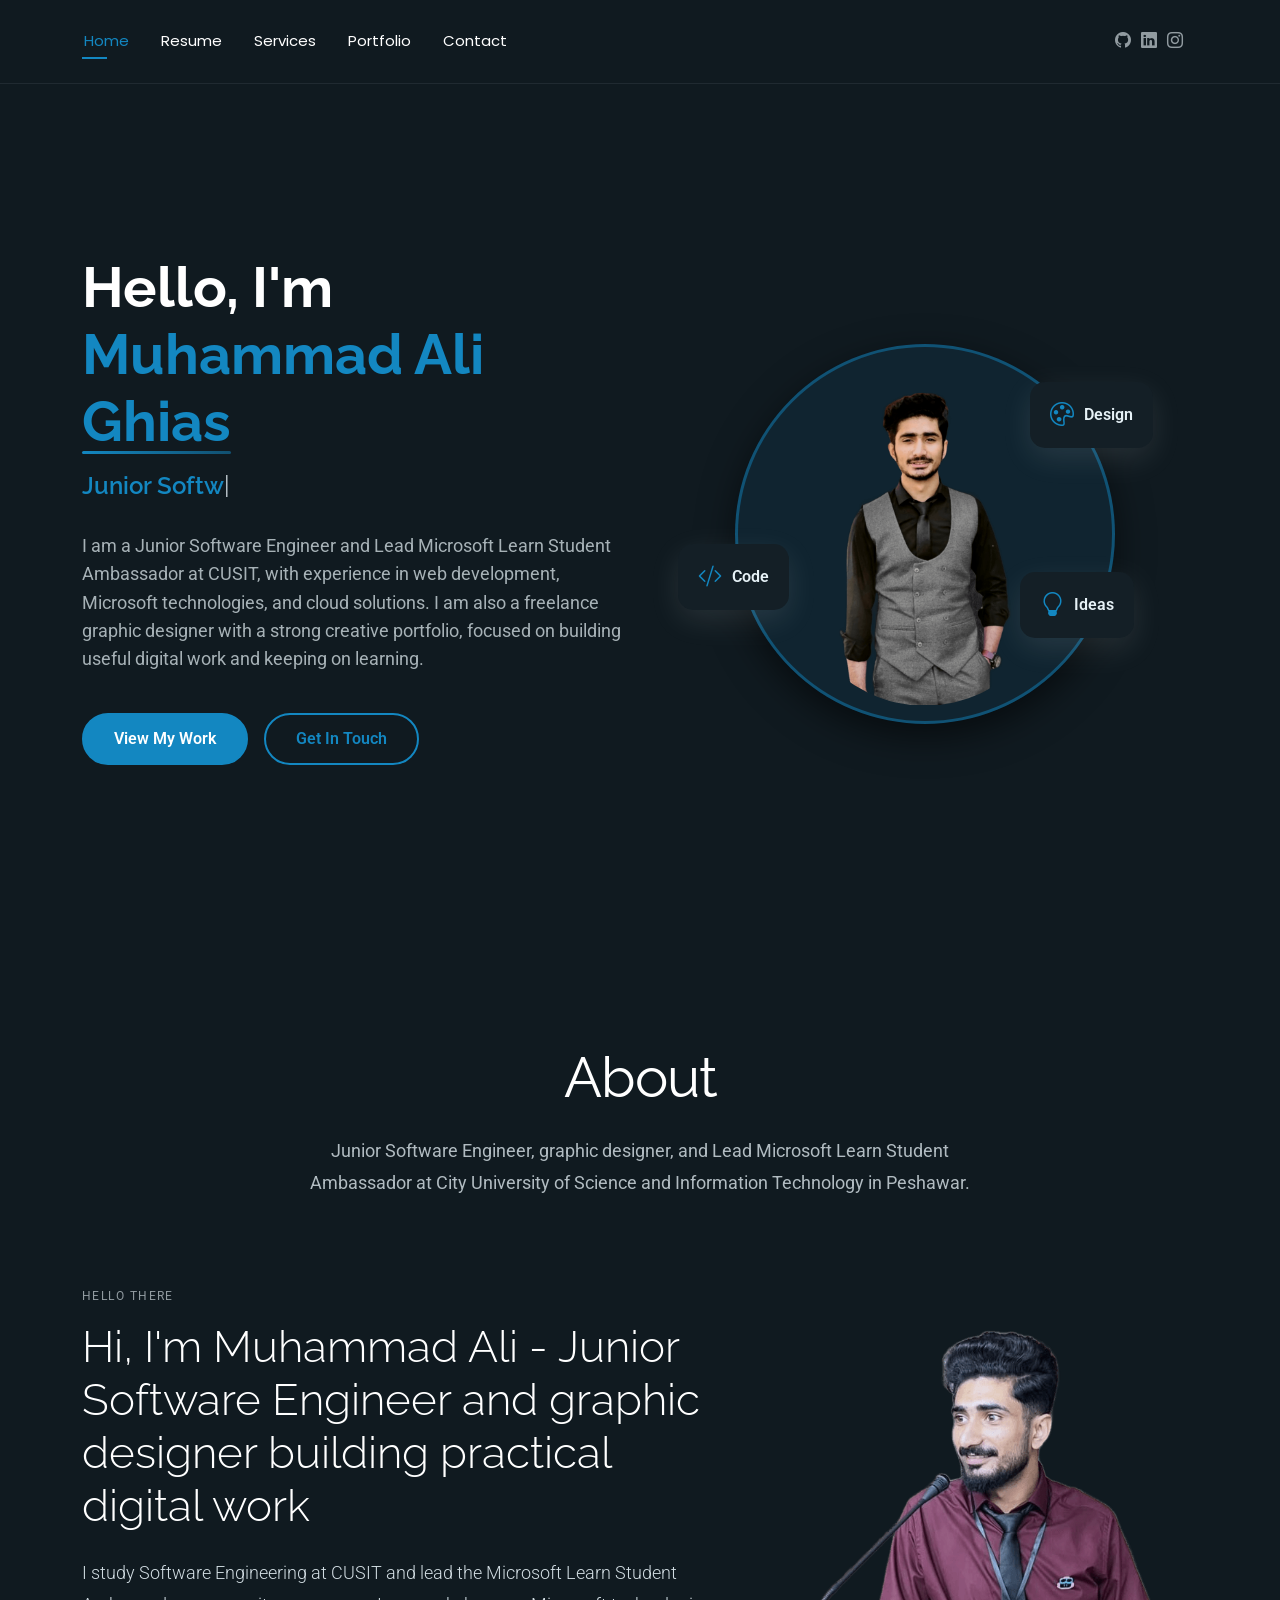
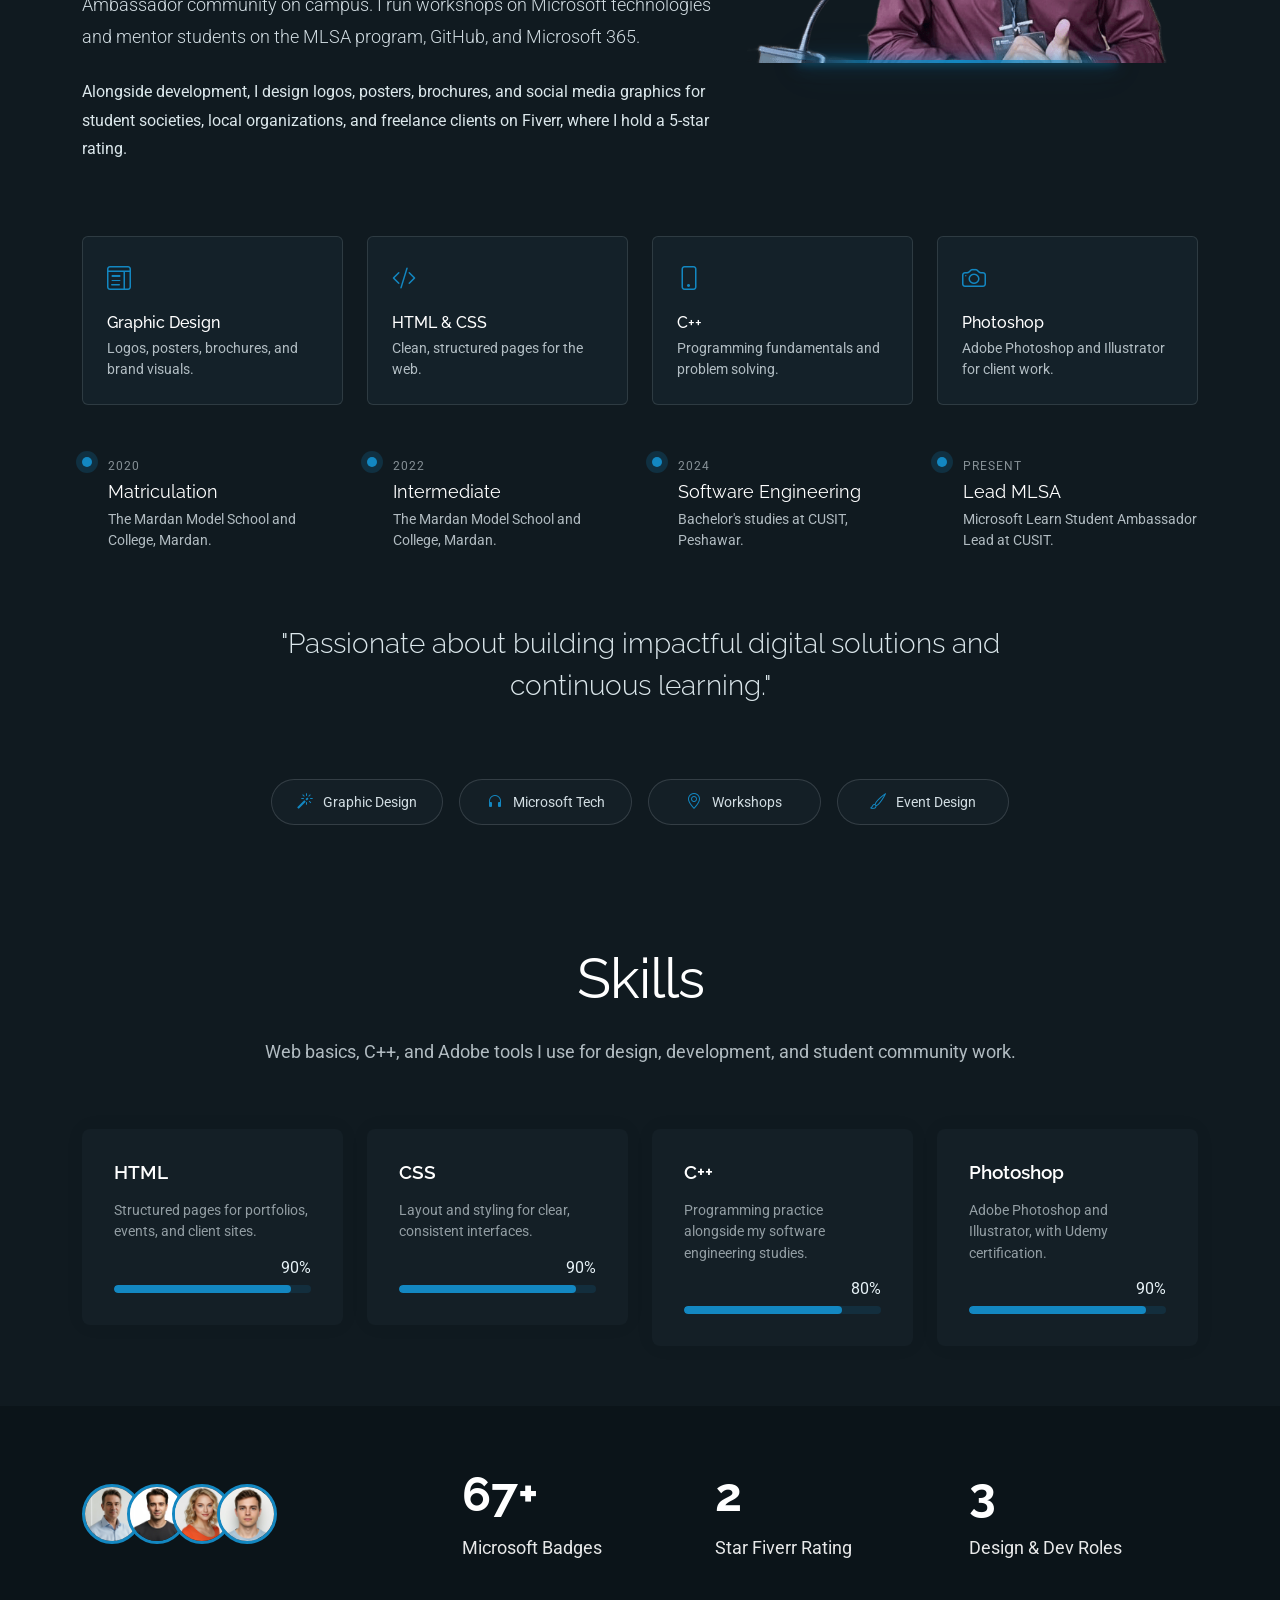
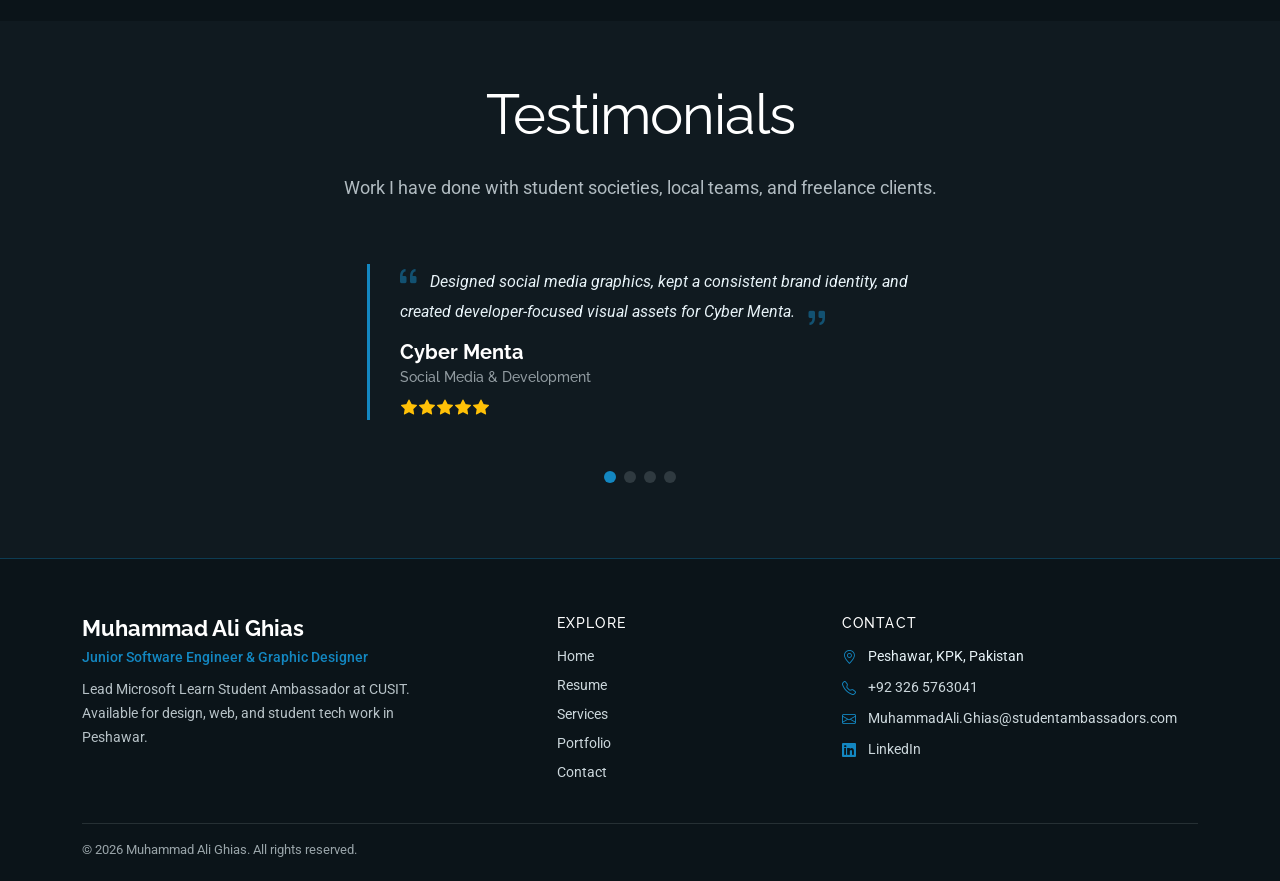
<file: index.html>
<!DOCTYPE html>
<html lang="en">

<head>
  <meta charset="utf-8">
  <meta content="width=device-width, initial-scale=1.0" name="viewport">
  <title>Muhammad Ali Ghias</title>
  <meta name="description" content="Portfolio of Muhammad Ali Ghias, Junior Software Engineer, Graphic Designer, and Lead Microsoft Learn Student Ambassador at CUSIT.">
  <meta name="keywords" content="">

  <!-- Favicons -->
  <link href="assets/img/favicon.png" rel="icon">
  <link href="assets/img/apple-touch-icon.png" rel="apple-touch-icon">

  <!-- Fonts -->
  <link href="https://fonts.googleapis.com" rel="preconnect">
  <link href="https://fonts.gstatic.com" rel="preconnect" crossorigin>
  <link href="https://fonts.googleapis.com/css2?family=Roboto:ital,wght@0,100;0,300;0,400;0,500;0,700;0,900;1,100;1,300;1,400;1,500;1,700;1,900&family=Poppins:ital,wght@0,100;0,200;0,300;0,400;0,500;0,600;0,700;0,800;0,900;1,100;1,200;1,300;1,400;1,500;1,600;1,700;1,800;1,900&family=Raleway:ital,wght@0,100;0,200;0,300;0,400;0,500;0,600;0,700;0,800;0,900;1,100;1,200;1,300;1,400;1,500;1,600;1,700;1,800;1,900&display=swap" rel="stylesheet">

  <!-- Vendor CSS Files -->
  <link href="assets/vendor/bootstrap/css/bootstrap.min.css" rel="stylesheet">
  <link href="assets/vendor/bootstrap-icons/bootstrap-icons.css" rel="stylesheet">
  <link href="assets/vendor/aos/aos.css" rel="stylesheet">
  <link href="assets/vendor/swiper/swiper-bundle.min.css" rel="stylesheet">
  <link href="assets/vendor/glightbox/css/glightbox.min.css" rel="stylesheet">

  <!-- Main CSS File -->
  <link href="assets/css/main.css" rel="stylesheet">

  <!-- =======================================================
  * Template Name: FolioOne
  * Template URL: https://bootstrapmade.com/folioone-bootstrap-portfolio-website-template/
  * Updated: Aug 23 2025 with Bootstrap v5.3.7
  * Author: BootstrapMade.com
  * License: https://bootstrapmade.com/license/
  ======================================================== -->
</head>

<body class="index-page">

  <header id="header" class="header d-flex align-items-center light-background sticky-top">
    <div class="container position-relative d-flex align-items-center justify-content-between">

      <!-- <a href="index.html" class="logo d-flex align-items-center me-auto me-xl-0">
      <img src="assets/img/logo.webp" alt="">
      <h1 class="sitename">FolioOne</h1> 
    </a> -->

      <nav id="navmenu" class="navmenu">
        <ul>
          <li><a href="index.html" class="active">Home</a></li>
          <li><a href="resume.html">Resume</a></li>
          <li><a href="services.html">Services</a></li>
          <li><a href="portfolio.html">Portfolio</a></li>
          <li><a href="contact.html">Contact</a></li>
        </ul>
        <i class="mobile-nav-toggle d-xl-none bi bi-list"></i>
      </nav>

      <div class="header-social-links">
        <a href="https://github.com/ali-ghiax" target="_blank" rel="noopener" aria-label="GitHub"><i class="bi bi-github"></i></a>
        <a href="https://www.linkedin.com/in/muhammad-ali-ghias/" target="_blank" rel="noopener" aria-label="LinkedIn"><i class="bi bi-linkedin"></i></a>
        <a href="https://www.instagram.com/ali_ghiax/" target="_blank" rel="noopener" aria-label="Instagram"><i class="bi bi-instagram"></i></a>
      </div>

    </div>
  </header>

  <main class="main">

    <!-- Hero Section -->
    <section id="hero" class="hero section">

      <div class="container" data-aos="fade-up" data-aos-delay="100">

        <div class="row gy-4 align-items-center">
          <div class="col-lg-6 order-2 order-lg-1">
            <div class="hero-content">
              <h1 data-aos="fade-up" data-aos-delay="200">Hello, I'm <span class="highlight">Muhammad Ali Ghias</span></h1>
              <h2 data-aos="fade-up" data-aos-delay="300"><span class="typed" data-typed-items="Junior Software Engineer, Graphic Designer, Web Developer, Microsoft Learn Student Ambassador"></span></h2>
              <p data-aos="fade-up" data-aos-delay="400">I am a Junior Software Engineer and Lead Microsoft Learn Student Ambassador at CUSIT, with experience in web development, Microsoft technologies, and cloud solutions. I am also a freelance graphic designer with a strong creative portfolio, focused on building useful digital work and keeping on learning.</p>
              <div class="hero-actions" data-aos="fade-up" data-aos-delay="500">
                <a href="portfolio.html" class="btn btn-primary">View My Work</a>
                <a href="contact.html" class="btn btn-outline">Get In Touch</a>
              </div>
            </div>
          </div>
          <div class="col-lg-6 order-1 order-lg-2">
            <div class="hero-image" data-aos="zoom-in" data-aos-delay="300">
              <div class="image-wrapper">
                <img src="assets/img/profile/muhammad-ali-ghias-hero.png" alt="Muhammad Ali Ghias" class="img-fluid">
                <div class="floating-elements">
                  <div class="floating-card design" data-aos="fade-left" data-aos-delay="700">
                    <i class="bi bi-palette"></i>
                    <span>Design</span>
                  </div>
                  <div class="floating-card code" data-aos="fade-right" data-aos-delay="800">
                    <i class="bi bi-code-slash"></i>
                    <span>Code</span>
                  </div>
                  <div class="floating-card creativity" data-aos="fade-up" data-aos-delay="900">
                    <i class="bi bi-lightbulb"></i>
                    <span>Ideas</span>
                  </div>
                </div>
              </div>
            </div>
          </div>
        </div>

      </div>

    </section><!-- /Hero Section -->

  </main>
  <div class="about-page">

  <main class="main">

    <!-- About Section -->
    <section id="about" class="about section">

      <!-- Section Title -->
      <div class="container section-title" data-aos="fade-up">
        <h2>About</h2>
        <p>Junior Software Engineer, graphic designer, and Lead Microsoft Learn Student Ambassador at City University of Science and Information Technology in Peshawar.</p>
      </div><br><!-- End Section Title -->

      <div class="container" data-aos="fade-up" data-aos-delay="100">

        <!-- Intro + Photo -->
        <div class="row align-items-center justify-content-between gy-5 mb-5">
          <div class="col-lg-7" data-aos="fade-right" data-aos-delay="150">
            <div class="intro-content">
              <span class="eyebrow">Hello there</span>
              <h2 class="headline">Hi, I'm Muhammad Ali - Junior Software Engineer and graphic designer building practical digital work</h2>
              <p class="lead">
                I study Software Engineering at CUSIT and lead the Microsoft Learn Student Ambassador community on campus. I run workshops on Microsoft technologies and mentor students on the MLSA program, GitHub, and Microsoft 365.
              </p>
              <p>
                Alongside development, I design logos, posters, brochures, and social media graphics for student societies, local organizations, and freelance clients on Fiverr, where I hold a 5-star rating.
              </p>
            </div>
          </div>

          <div class="col-lg-5" data-aos="zoom-in" data-aos-delay="250">
            <figure class="profile-figure text-center text-lg-end">
              <img src="assets/img/profile/muhammad-ali-ghias.png" alt="Portrait of Muhammad Ali Ghias" class="img-fluid profile-photo">
            </figure>
          </div>
        </div>
        <!-- End Intro + Photo -->

        <!-- Skills Grid -->
        <div class="mb-5">
          <div class="row g-4">
            <div class="col-6 col-md-4 col-lg-3" data-aos="fade-up" data-aos-delay="120">
              <div class="skill-item">
                <i class="bi bi-layout-text-window"></i>
                <h3>Graphic Design</h3>
                <p>Logos, posters, brochures, and brand visuals.</p>
              </div>
            </div>
            <div class="col-6 col-md-4 col-lg-3" data-aos="fade-up" data-aos-delay="180">
              <div class="skill-item">
                <i class="bi bi-code-slash"></i>
                <h3>HTML &amp; CSS</h3>
                <p>Clean, structured pages for the web.</p>
              </div>
            </div>
            <div class="col-6 col-md-4 col-lg-3" data-aos="fade-up" data-aos-delay="240">
              <div class="skill-item">
                <i class="bi bi-phone"></i>
                <h3>C++</h3>
                <p>Programming fundamentals and problem solving.</p>
              </div>
            </div>
            <div class="col-6 col-md-4 col-lg-3" data-aos="fade-up" data-aos-delay="300">
              <div class="skill-item">
                <i class="bi bi-camera"></i>
                <h3>Photoshop</h3>
                <p>Adobe Photoshop and Illustrator for client work.</p>
              </div>
            </div>
          </div>
        </div>
        <!-- End Skills Grid -->

        <!-- Journey Timeline -->
        <div class="mb-5">
          <div class="row g-4">
            <div class="col-md-6 col-lg-3" data-aos="fade-up" data-aos-delay="120">
              <article class="timeline-item">
                <span class="dot"></span>
                <time>2020</time>
                <h4>Matriculation</h4>
                <p>The Mardan Model School and College, Mardan.</p>
              </article>
            </div>
            <div class="col-md-6 col-lg-3" data-aos="fade-up" data-aos-delay="180">
              <article class="timeline-item">
                <span class="dot"></span>
                <time>2022</time>
                <h4>Intermediate</h4>
                <p>The Mardan Model School and College, Mardan.</p>
              </article>
            </div>
            <div class="col-md-6 col-lg-3" data-aos="fade-up" data-aos-delay="240">
              <article class="timeline-item">
                <span class="dot"></span>
                <time>2024</time>
                <h4>Software Engineering</h4>
                <p>Bachelor's studies at CUSIT, Peshawar.</p>
              </article>
            </div>
            <div class="col-md-6 col-lg-3" data-aos="fade-up" data-aos-delay="300">
              <article class="timeline-item">
                <span class="dot"></span>
                <time>Present</time>
                <h4>Lead MLSA</h4>
                <p>Microsoft Learn Student Ambassador Lead at CUSIT.</p>
              </article>
            </div>
          </div>
        </div>
        <!-- End Journey Timeline -->

        <!-- Quote -->
        <blockquote class="personal-quote text-center mb-5" data-aos="fade-down" data-aos-delay="200">
          <p>"Passionate about building impactful digital solutions and continuous learning."</p>
        </blockquote>
        <!-- End Quote -->

        <!-- Fun Facts -->
        <div class="row g-3 justify-content-center">
          <div class="col-6 col-md-3 col-lg-2" data-aos="zoom-in" data-aos-delay="120">
            <div class="fact-pill">
              <i class="bi bi-magic"></i>
              <span>Graphic Design</span>
            </div>
          </div>
          <div class="col-6 col-md-3 col-lg-2" data-aos="zoom-in" data-aos-delay="160">
            <div class="fact-pill">
              <i class="bi bi-headphones"></i>
              <span>Microsoft Tech</span>
            </div>
          </div>
          <div class="col-6 col-md-3 col-lg-2" data-aos="zoom-in" data-aos-delay="200">
            <div class="fact-pill">
              <i class="bi bi-geo-alt"></i>
              <span>Workshops</span>
            </div>
          </div>
          <div class="col-6 col-md-3 col-lg-2" data-aos="zoom-in" data-aos-delay="240">
            <div class="fact-pill">
              <i class="bi bi-brush"></i>
              <span>Event Design</span>
            </div>
          </div>
        </div>
        <!-- End Fun Facts -->

      </div>

    </section><!-- /About Section -->

    <!-- Skills Section -->
    <section id="skills" class="skills section">

      <!-- Section Title -->
      <div class="container section-title" data-aos="fade-up">
        <h2>Skills</h2>
        <p>Web basics, C++, and Adobe tools I use for design, development, and student community work.</p>
      </div><!-- End Section Title -->

      <div class="container" data-aos="fade-up" data-aos-delay="100">

        <div class="row g-4 skills-animation">

          <div class="col-md-6 col-lg-3" data-aos="fade-up" data-aos-delay="100">
            <div class="skill-box">
              <h3>HTML</h3>
              <p>Structured pages for portfolios, events, and client sites.</p>
              <span class="text-end d-block">90%</span>
              <div class="progress">
                <div class="progress-bar" role="progressbar" aria-valuenow="90" aria-valuemin="0" aria-valuemax="100"></div>
              </div>
            </div>
          </div>

          <div class="col-md-6 col-lg-3" data-aos="fade-up" data-aos-delay="200">
            <div class="skill-box">
              <h3>CSS</h3>
              <p>Layout and styling for clear, consistent interfaces.</p>
              <span class="text-end d-block">90%</span>
              <div class="progress">
                <div class="progress-bar" role="progressbar" aria-valuenow="90" aria-valuemin="0" aria-valuemax="100"></div>
              </div>
            </div>
          </div>

          <div class="col-md-6 col-lg-3" data-aos="fade-up" data-aos-delay="300">
            <div class="skill-box">
              <h3>C++</h3>
              <p>Programming practice alongside my software engineering studies.</p>
              <span class="text-end d-block">80%</span>
              <div class="progress">
                <div class="progress-bar" role="progressbar" aria-valuenow="80" aria-valuemin="0" aria-valuemax="100"></div>
              </div>
            </div>
          </div>

          <div class="col-md-6 col-lg-3" data-aos="fade-up" data-aos-delay="400">
            <div class="skill-box">
              <h3>Photoshop</h3>
              <p>Adobe Photoshop and Illustrator, with Udemy certification.</p>
              <span class="text-end d-block">90%</span>
              <div class="progress">
                <div class="progress-bar" role="progressbar" aria-valuenow="90" aria-valuemin="0" aria-valuemax="100">
                </div>
              </div>
            </div>
          </div>

        </div>

      </div>

    </section><!-- /Skills Section -->

    <!-- Stats Section -->
    <section id="stats" class="stats section dark-background">

      <div class="container" data-aos="fade-up" data-aos-delay="100">

        <div class="row align-items-center">
          <div class="col-lg-4" data-aos="fade-up" data-aos-delay="200">
            <div class="avatars d-flex align-items-center">
              <img src="assets/img/person/person-m-2.webp" alt="Avatar 1" class="rounded-circle" loading="lazy">
              <img src="assets/img/person/person-m-3.webp" alt="Avatar 2" class="rounded-circle" loading="lazy">
              <img src="assets/img/person/person-f-5.webp" alt="Avatar 3" class="rounded-circle" loading="lazy">
              <img src="assets/img/person/person-m-5.webp" alt="Avatar 4" class="rounded-circle" loading="lazy">
            </div>
          </div>

          <div class="col-lg-8">
            <div class="row counters">
              <div class="col-md-4" data-aos="fade-up" data-aos-delay="300">
                <h2><span data-purecounter-start="0" data-purecounter-end="160" data-purecounter-duration="1" class="purecounter"></span>+</h2>
                <p>Microsoft Badges</p>
              </div>

              <div class="col-md-4" data-aos="fade-up" data-aos-delay="400">
                <h2><span data-purecounter-start="0" data-purecounter-end="5" data-purecounter-duration="1" class="purecounter"></span></h2>
                <p>Star Fiverr Rating</p>
              </div>

              <div class="col-md-4" data-aos="fade-up" data-aos-delay="500">
                <h2><span data-purecounter-start="0" data-purecounter-end="7" data-purecounter-duration="1" class="purecounter"></span></h2>
                <p>Design &amp; Dev Roles</p>
              </div>
            </div>
          </div>
        </div>
      </div>

    </section><!-- /Stats Section -->

    <!-- Testimonials Section -->
    <section id="testimonials" class="testimonials section">

      <!-- Section Title -->
      <div class="container section-title" data-aos="fade-up">
        <h2>Testimonials</h2>
        <p>Work I have done with student societies, local teams, and freelance clients.</p>
      </div><!-- End Section Title -->

      <div class="container" data-aos="fade-up" data-aos-delay="100">

        <div class="swiper init-swiper">
          <script type="application/json" class="swiper-config">
            {
              "loop": true,
              "speed": 600,
              "autoplay": {
                "delay": 5000
              },
              "slidesPerView": "auto",
              "pagination": {
                "el": ".swiper-pagination",
                "type": "bullets",
                "clickable": true
              }
            }
          </script>
          <div class="swiper-wrapper">

            <div class="swiper-slide">
              <div class="testimonial-item">
                <div class="row gy-4 justify-content-center">
                  <div class="col-lg-6">
                    <div class="testimonial-content">
                      <p>
                        <i class="bi bi-quote quote-icon-left"></i>
                        <span>Designed social media graphics, kept a consistent brand identity, and created developer-focused visual assets for Cyber Menta.</span>
                        <i class="bi bi-quote quote-icon-right"></i>
                      </p>
                      <h3>Cyber Menta</h3>
                      <h4>Social Media &amp; Development</h4>
                      <div class="stars">
                        <i class="bi bi-star-fill"></i><i class="bi bi-star-fill"></i><i class="bi bi-star-fill"></i><i class="bi bi-star-fill"></i><i class="bi bi-star-fill"></i>
                      </div>
                    </div>
                  </div>
                </div>
              </div>
            </div><!-- End testimonial item -->

            <div class="swiper-slide">
              <div class="testimonial-item">
                <div class="row gy-4 justify-content-center">
                  <div class="col-lg-6">
                    <div class="testimonial-content">
                      <p>
                        <i class="bi bi-quote quote-icon-left"></i>
                        <span>Designed posters, banners, and social creatives for Student Life Center events, with consistent branding delivered alongside student teams.</span>
                        <i class="bi bi-quote quote-icon-right"></i>
                      </p>
                      <h3>SLC, CUSIT</h3>
                      <h4>Graphic Designer</h4>
                      <div class="stars">
                        <i class="bi bi-star-fill"></i><i class="bi bi-star-fill"></i><i class="bi bi-star-fill"></i><i class="bi bi-star-fill"></i><i class="bi bi-star-fill"></i>
                      </div>
                    </div>
                  </div>
                </div>
              </div>
            </div><!-- End testimonial item -->

            <div class="swiper-slide">
              <div class="testimonial-item">
                <div class="row gy-4 justify-content-center">
                  <div class="col-lg-6">
                    <div class="testimonial-content">
                      <p>
                        <i class="bi bi-quote quote-icon-left"></i>
                        <span>Led design for CUSIT E-Gaming Battle Zone, including logos, promotional materials, and social graphics for gaming events.</span>
                        <i class="bi bi-quote quote-icon-right"></i>
                      </p>
                      <h3>CGBZ, CUSIT</h3>
                      <h4>Designing Lead</h4>
                      <div class="stars">
                        <i class="bi bi-star-fill"></i><i class="bi bi-star-fill"></i><i class="bi bi-star-fill"></i><i class="bi bi-star-fill"></i><i class="bi bi-star-fill"></i>
                      </div>
                    </div>
                  </div>
                </div>
              </div>
            </div><!-- End testimonial item -->

            <div class="swiper-slide">
              <div class="testimonial-item">
                <div class="row gy-4 justify-content-center">
                  <div class="col-lg-6">
                    <div class="testimonial-content">
                      <p>
                        <i class="bi bi-quote quote-icon-left"></i>
                        <span>Freelance graphic design on Fiverr with a 5-star rating, covering logos, posters, brochures, business cards, and flyers.</span>
                        <i class="bi bi-quote quote-icon-right"></i>
                      </p>
                      <h3>Fiverr</h3>
                      <h4>Freelance Clients</h4>
                      <div class="stars">
                        <i class="bi bi-star-fill"></i><i class="bi bi-star-fill"></i><i class="bi bi-star-fill"></i><i class="bi bi-star-fill"></i><i class="bi bi-star-fill"></i>
                      </div>
                    </div>
                  </div>
                </div>
              </div>
            </div><!-- End testimonial item -->

          </div>
          <div class="swiper-pagination"></div>
        </div>

      </div>

    </section><!-- /Testimonials Section -->

  </main>

  <footer id="footer" class="footer">
    <div class="container">
      <div class="row gy-4">
        <div class="col-lg-5">
          <h3 class="footer-name">Muhammad Ali Ghias</h3>
          <p class="footer-role">Junior Software Engineer &amp; Graphic Designer</p>
          <p class="footer-note">Lead Microsoft Learn Student Ambassador at CUSIT. Available for design, web, and student tech work in Peshawar.</p>
        </div>
        <div class="col-lg-3">
          <h4>Explore</h4>
          <ul class="footer-links">
            <li><a href="index.html">Home</a></li>
            <li><a href="resume.html">Resume</a></li>
            <li><a href="services.html">Services</a></li>
            <li><a href="portfolio.html">Portfolio</a></li>
            <li><a href="contact.html">Contact</a></li>
          </ul>
        </div>
        <div class="col-lg-4">
          <h4>Contact</h4>
          <ul class="footer-contact">
            <li><i class="bi bi-geo-alt"></i>Peshawar, KPK, Pakistan</li>
            <li><i class="bi bi-telephone"></i><a href="tel:+923265763041">+92 326 5763041</a></li>
            <li><i class="bi bi-envelope"></i><a href="mailto:MuhammadAli.Ghias@studentambassadors.com">MuhammadAli.Ghias@studentambassadors.com</a></li>
            <li><i class="bi bi-linkedin"></i><a href="https://www.linkedin.com/in/muhammad-ali-ghias/" target="_blank" rel="noopener">LinkedIn</a></li>
          </ul>
        </div>
      </div>
      <div class="footer-bottom">
        <p>&copy; 2026 Muhammad Ali Ghias. All rights reserved.</p>
      </div>
    </div>
  </footer>

  <!-- Scroll Top -->
  <a href="#" id="scroll-top" class="scroll-top d-flex align-items-center justify-content-center"><i class="bi bi-arrow-up-short"></i></a>

  <!-- Preloader -->
  <div id="preloader"></div>

  <!-- Vendor JS Files -->
  <script src="assets/vendor/bootstrap/js/bootstrap.bundle.min.js"></script>
  <script src="assets/vendor/php-email-form/validate.js"></script>
  <script src="assets/vendor/aos/aos.js"></script>
  <script src="assets/vendor/typed.js/typed.umd.js"></script>
  <script src="assets/vendor/waypoints/noframework.waypoints.js"></script>
  <script src="assets/vendor/purecounter/purecounter_vanilla.js"></script>
  <script src="assets/vendor/swiper/swiper-bundle.min.js"></script>
  <script src="assets/vendor/imagesloaded/imagesloaded.pkgd.min.js"></script>
  <script src="assets/vendor/isotope-layout/isotope.pkgd.min.js"></script>
  <script src="assets/vendor/glightbox/js/glightbox.min.js"></script>

  <!-- Main JS File -->
  <script src="assets/js/main.js"></script>

  </div>

</body>

</html>
</file>
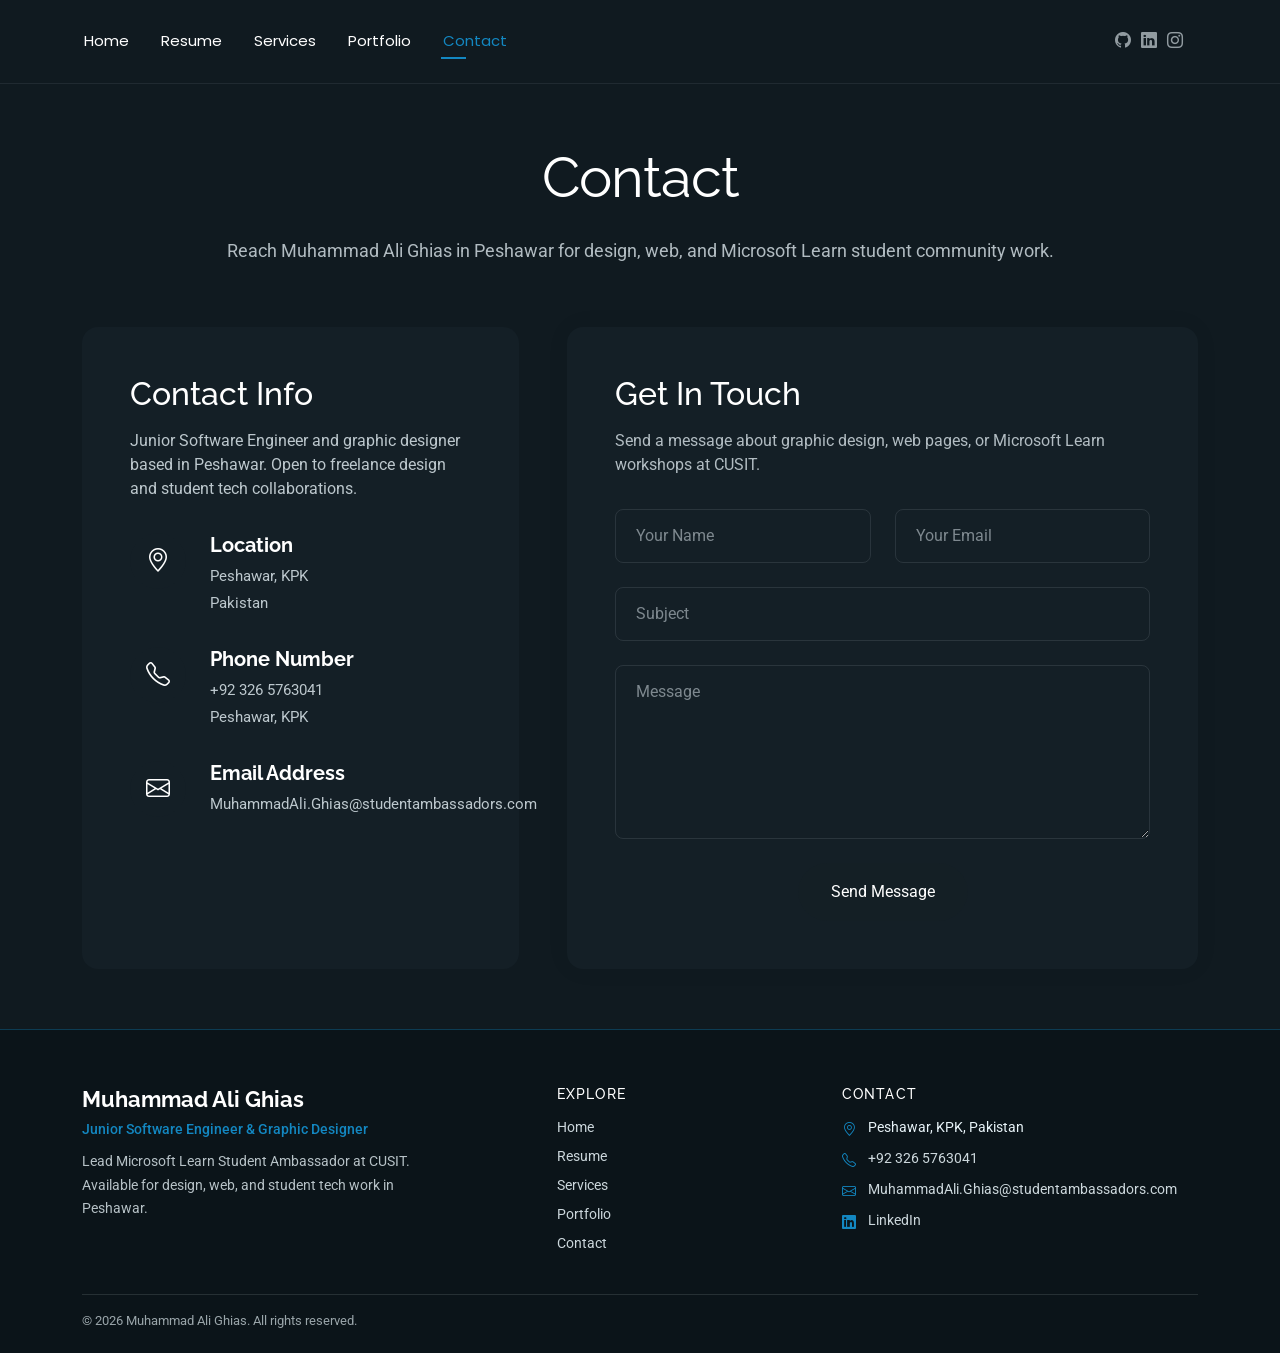
<file: contact.html>
<!DOCTYPE html>
<html lang="en">

<head>
  <meta charset="utf-8">
  <meta content="width=device-width, initial-scale=1.0" name="viewport">
  <title>Contact - Muhammad Ali Ghias</title>
  <meta name="description" content="">
  <meta name="keywords" content="">

  <!-- Favicons -->
  <link href="assets/img/favicon.png" rel="icon">
  <link href="assets/img/apple-touch-icon.png" rel="apple-touch-icon">

  <!-- Fonts -->
  <link href="https://fonts.googleapis.com" rel="preconnect">
  <link href="https://fonts.gstatic.com" rel="preconnect" crossorigin>
  <link href="https://fonts.googleapis.com/css2?family=Roboto:ital,wght@0,100;0,300;0,400;0,500;0,700;0,900;1,100;1,300;1,400;1,500;1,700;1,900&family=Poppins:ital,wght@0,100;0,200;0,300;0,400;0,500;0,600;0,700;0,800;0,900;1,100;1,200;1,300;1,400;1,500;1,600;1,700;1,800;1,900&family=Raleway:ital,wght@0,100;0,200;0,300;0,400;0,500;0,600;0,700;0,800;0,900;1,100;1,200;1,300;1,400;1,500;1,600;1,700;1,800;1,900&display=swap" rel="stylesheet">

  <!-- Vendor CSS Files -->
  <link href="assets/vendor/bootstrap/css/bootstrap.min.css" rel="stylesheet">
  <link href="assets/vendor/bootstrap-icons/bootstrap-icons.css" rel="stylesheet">
  <link href="assets/vendor/aos/aos.css" rel="stylesheet">
  <link href="assets/vendor/swiper/swiper-bundle.min.css" rel="stylesheet">
  <link href="assets/vendor/glightbox/css/glightbox.min.css" rel="stylesheet">

  <!-- Main CSS File -->
  <link href="assets/css/main.css" rel="stylesheet">

  <!-- =======================================================
  * Template Name: FolioOne
  * Template URL: https://bootstrapmade.com/folioone-bootstrap-portfolio-website-template/
  * Updated: Aug 23 2025 with Bootstrap v5.3.7
  * Author: BootstrapMade.com
  * License: https://bootstrapmade.com/license/
  ======================================================== -->
</head>

<body class="contact-page">

  <header id="header" class="header d-flex align-items-center light-background sticky-top">
    <div class="container position-relative d-flex align-items-center justify-content-between">

      <!-- <a href="index.html" class="logo d-flex align-items-center me-auto me-xl-0">
      <img src="assets/img/logo.webp" alt="">
      <h1 class="sitename">FolioOne</h1> 
    </a> -->

      <nav id="navmenu" class="navmenu">
        <ul>
          <li><a href="index.html">Home</a></li>
          <li><a href="resume.html">Resume</a></li>
          <li><a href="services.html">Services</a></li>
          <li><a href="portfolio.html">Portfolio</a></li>
          <li><a href="contact.html" class="active">Contact</a></li>
        </ul>
        <i class="mobile-nav-toggle d-xl-none bi bi-list"></i>
      </nav>

      <div class="header-social-links">
        <a href="https://github.com/ali-ghiax" target="_blank" rel="noopener" aria-label="GitHub"><i class="bi bi-github"></i></a>
        <a href="https://www.linkedin.com/in/muhammad-ali-ghias/" target="_blank" rel="noopener" aria-label="LinkedIn"><i class="bi bi-linkedin"></i></a>
        <a href="https://www.instagram.com/ali_ghiax/" target="_blank" rel="noopener" aria-label="Instagram"><i class="bi bi-instagram"></i></a>
      </div>

    </div>
  </header>

  <main class="main">

    <!-- Contact Section -->
    <section id="contact" class="contact section">

      <!-- Section Title -->
      <div class="container section-title" data-aos="fade-up">
        <h2>Contact</h2>
        <p>Reach Muhammad Ali Ghias in Peshawar for design, web, and Microsoft Learn student community work.</p>
      </div><!-- End Section Title -->

      <div class="container" data-aos="fade-up" data-aos-delay="100">

        <div class="row g-4 g-lg-5">
          <div class="col-lg-5">
            <div class="info-box" data-aos="fade-up" data-aos-delay="200">
              <h3>Contact Info</h3>
              <p>Junior Software Engineer and graphic designer based in Peshawar. Open to freelance design and student tech collaborations.</p>

              <div class="info-item" data-aos="fade-up" data-aos-delay="300">
                <div class="icon-box">
                  <i class="bi bi-geo-alt"></i>
                </div>
                <div class="content">
                  <h4>Location</h4>
                  <p>Peshawar, KPK</p>
                  <p>Pakistan</p>
                </div>
              </div>

              <div class="info-item" data-aos="fade-up" data-aos-delay="400">
                <div class="icon-box">
                  <i class="bi bi-telephone"></i>
                </div>
                <div class="content">
                  <h4>Phone Number</h4>
                  <p>+92 326 5763041</p>
                  <p>Peshawar, KPK</p>
                </div>
              </div>

              <div class="info-item" data-aos="fade-up" data-aos-delay="500">
                <div class="icon-box">
                  <i class="bi bi-envelope"></i>
                </div>
                <div class="content">
                  <h4>Email Address</h4>
                  <p>MuhammadAli.Ghias@studentambassadors.com</p>
                </div>
              </div>
            </div>
          </div>

          <div class="col-lg-7">
            <div class="contact-form" data-aos="fade-up" data-aos-delay="300">
              <h3>Get In Touch</h3>
              <p>Send a message about graphic design, web pages, or Microsoft Learn workshops at CUSIT.</p>

              <form action="forms/contact.php" method="post" class="php-email-form" data-aos="fade-up" data-aos-delay="200">
                <div class="row gy-4">

                  <div class="col-md-6">
                    <input type="text" name="name" class="form-control" placeholder="Your Name" required="">
                  </div>

                  <div class="col-md-6 ">
                    <input type="email" class="form-control" name="email" placeholder="Your Email" required="">
                  </div>

                  <div class="col-12">
                    <input type="text" class="form-control" name="subject" placeholder="Subject" required="">
                  </div>

                  <div class="col-12">
                    <textarea class="form-control" name="message" rows="6" placeholder="Message" required=""></textarea>
                  </div>

                  <div class="col-12 text-center">
                    <div class="loading">Loading</div>
                    <div class="error-message"></div>
                    <div class="sent-message">Your message has been sent. Thank you!</div>

                    <button type="submit" class="btn">Send Message</button>
                  </div>

                </div>
              </form>

            </div>
          </div>

        </div>

      </div>

    </section><!-- /Contact Section -->

  </main>

  <footer id="footer" class="footer">
    <div class="container">
      <div class="row gy-4">
        <div class="col-lg-5">
          <h3 class="footer-name">Muhammad Ali Ghias</h3>
          <p class="footer-role">Junior Software Engineer &amp; Graphic Designer</p>
          <p class="footer-note">Lead Microsoft Learn Student Ambassador at CUSIT. Available for design, web, and student tech work in Peshawar.</p>
        </div>
        <div class="col-lg-3">
          <h4>Explore</h4>
          <ul class="footer-links">
            <li><a href="index.html">Home</a></li>
            <li><a href="resume.html">Resume</a></li>
            <li><a href="services.html">Services</a></li>
            <li><a href="portfolio.html">Portfolio</a></li>
            <li><a href="contact.html">Contact</a></li>
          </ul>
        </div>
        <div class="col-lg-4">
          <h4>Contact</h4>
          <ul class="footer-contact">
            <li><i class="bi bi-geo-alt"></i>Peshawar, KPK, Pakistan</li>
            <li><i class="bi bi-telephone"></i><a href="tel:+923265763041">+92 326 5763041</a></li>
            <li><i class="bi bi-envelope"></i><a href="mailto:MuhammadAli.Ghias@studentambassadors.com">MuhammadAli.Ghias@studentambassadors.com</a></li>
            <li><i class="bi bi-linkedin"></i><a href="https://www.linkedin.com/in/muhammad-ali-ghias/" target="_blank" rel="noopener">LinkedIn</a></li>
          </ul>
        </div>
      </div>
      <div class="footer-bottom">
        <p>&copy; 2026 Muhammad Ali Ghias. All rights reserved.</p>
      </div>
    </div>
  </footer>

  <!-- Scroll Top -->
  <a href="#" id="scroll-top" class="scroll-top d-flex align-items-center justify-content-center"><i class="bi bi-arrow-up-short"></i></a>

  <!-- Preloader -->
  <div id="preloader"></div>

  <!-- Vendor JS Files -->
  <script src="assets/vendor/bootstrap/js/bootstrap.bundle.min.js"></script>
  <script src="assets/vendor/php-email-form/validate.js"></script>
  <script src="assets/vendor/aos/aos.js"></script>
  <script src="assets/vendor/typed.js/typed.umd.js"></script>
  <script src="assets/vendor/waypoints/noframework.waypoints.js"></script>
  <script src="assets/vendor/purecounter/purecounter_vanilla.js"></script>
  <script src="assets/vendor/swiper/swiper-bundle.min.js"></script>
  <script src="assets/vendor/imagesloaded/imagesloaded.pkgd.min.js"></script>
  <script src="assets/vendor/isotope-layout/isotope.pkgd.min.js"></script>
  <script src="assets/vendor/glightbox/js/glightbox.min.js"></script>

  <!-- Main JS File -->
  <script src="assets/js/main.js"></script>

</body>

</html>
</file>
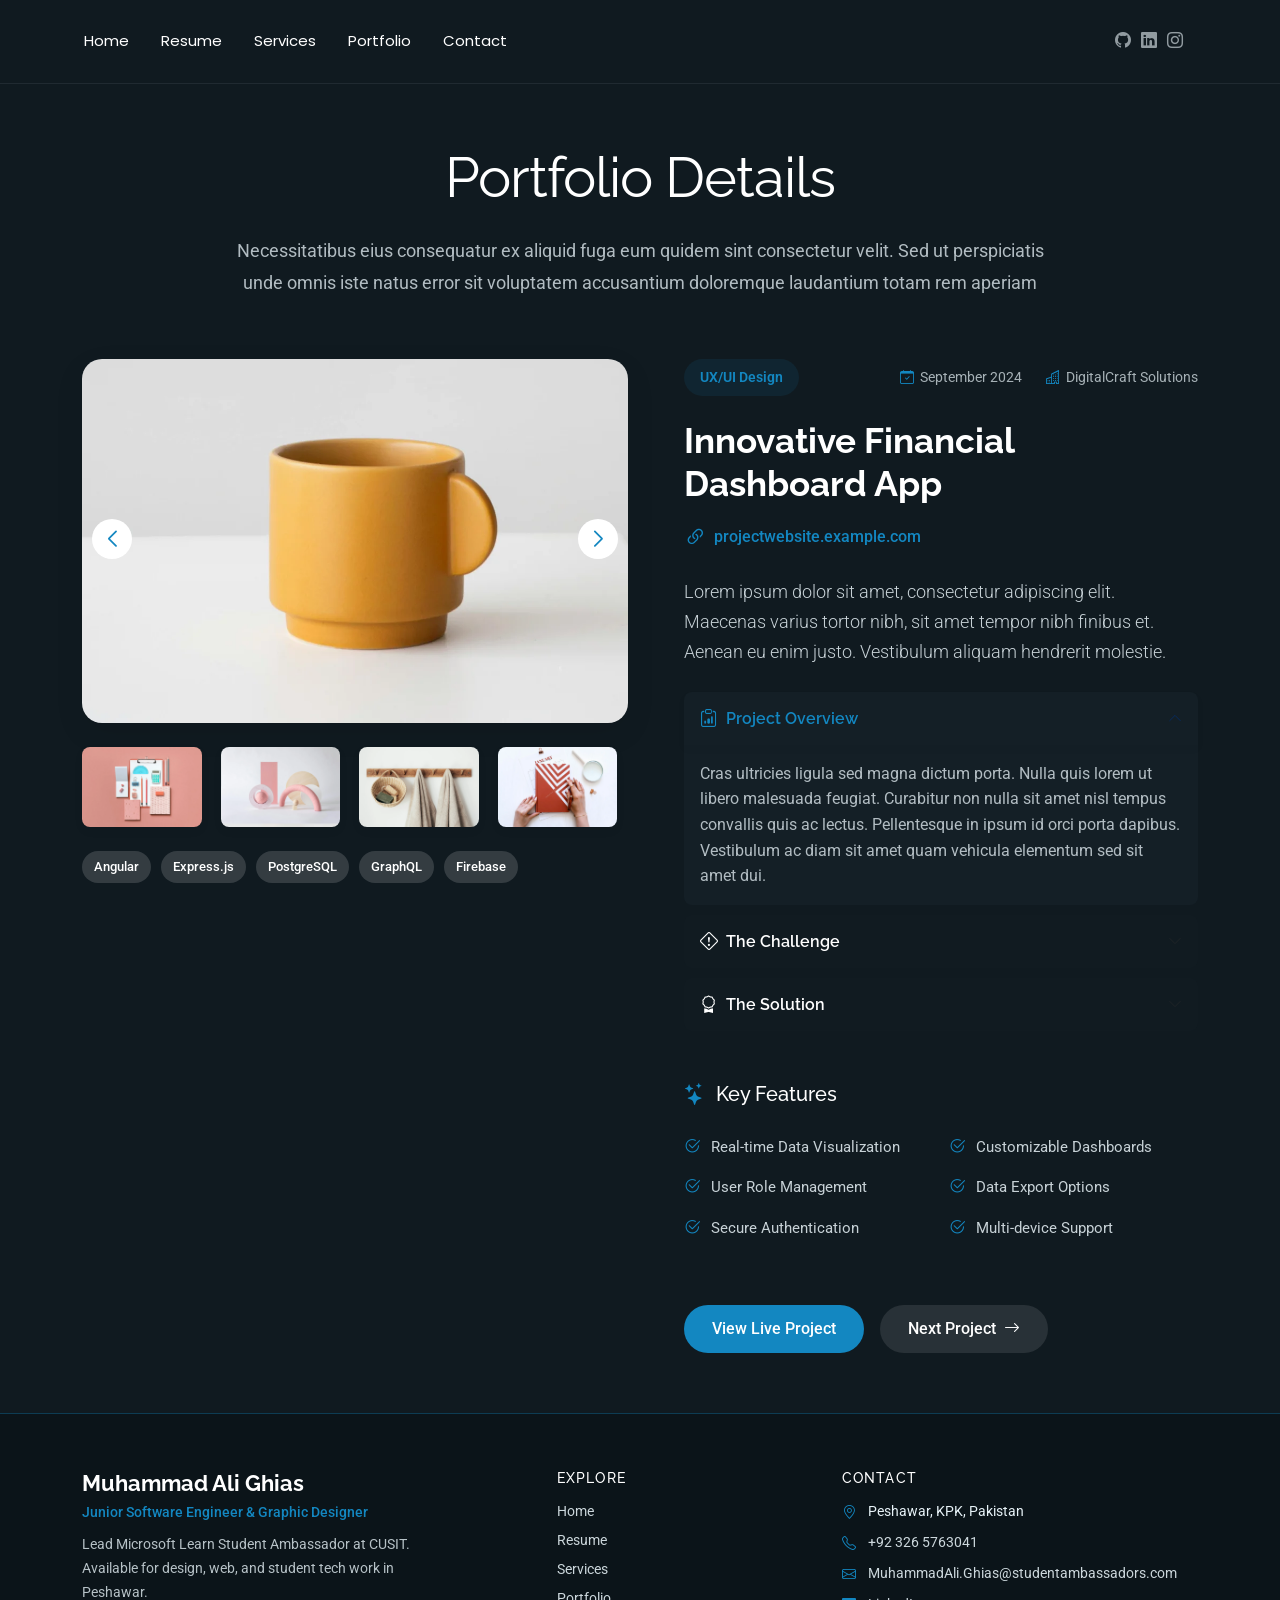
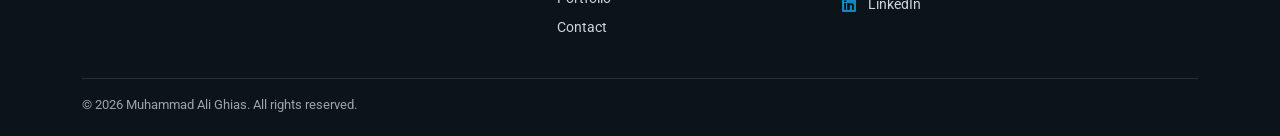
<file: portfolio-details.html>
<!DOCTYPE html>
<html lang="en">

<head>
  <meta charset="utf-8">
  <meta content="width=device-width, initial-scale=1.0" name="viewport">
  <title>Portfolio Details - Muhammad Ali Ghias</title>
  <meta name="description" content="">
  <meta name="keywords" content="">

  <!-- Favicons -->
  <link href="assets/img/favicon.png" rel="icon">
  <link href="assets/img/apple-touch-icon.png" rel="apple-touch-icon">

  <!-- Fonts -->
  <link href="https://fonts.googleapis.com" rel="preconnect">
  <link href="https://fonts.gstatic.com" rel="preconnect" crossorigin>
  <link href="https://fonts.googleapis.com/css2?family=Roboto:ital,wght@0,100;0,300;0,400;0,500;0,700;0,900;1,100;1,300;1,400;1,500;1,700;1,900&family=Poppins:ital,wght@0,100;0,200;0,300;0,400;0,500;0,600;0,700;0,800;0,900;1,100;1,200;1,300;1,400;1,500;1,600;1,700;1,800;1,900&family=Raleway:ital,wght@0,100;0,200;0,300;0,400;0,500;0,600;0,700;0,800;0,900;1,100;1,200;1,300;1,400;1,500;1,600;1,700;1,800;1,900&display=swap" rel="stylesheet">

  <!-- Vendor CSS Files -->
  <link href="assets/vendor/bootstrap/css/bootstrap.min.css" rel="stylesheet">
  <link href="assets/vendor/bootstrap-icons/bootstrap-icons.css" rel="stylesheet">
  <link href="assets/vendor/aos/aos.css" rel="stylesheet">
  <link href="assets/vendor/swiper/swiper-bundle.min.css" rel="stylesheet">
  <link href="assets/vendor/glightbox/css/glightbox.min.css" rel="stylesheet">

  <!-- Main CSS File -->
  <link href="assets/css/main.css" rel="stylesheet">

  <!-- =======================================================
  * Template Name: FolioOne
  * Template URL: https://bootstrapmade.com/folioone-bootstrap-portfolio-website-template/
  * Updated: Aug 23 2025 with Bootstrap v5.3.7
  * Author: BootstrapMade.com
  * License: https://bootstrapmade.com/license/
  ======================================================== -->
</head>

<body class="portfolio-details-page">

  <header id="header" class="header d-flex align-items-center light-background sticky-top">
    <div class="container position-relative d-flex align-items-center justify-content-between">

      <!-- <a href="index.html" class="logo d-flex align-items-center me-auto me-xl-0">
      <img src="assets/img/logo.webp" alt="">
      <h1 class="sitename">FolioOne</h1> 
    </a> -->

      <nav id="navmenu" class="navmenu">
        <ul>
          <li><a href="index.html">Home</a></li>
          <li><a href="resume.html">Resume</a></li>
          <li><a href="services.html">Services</a></li>
          <li><a href="portfolio.html">Portfolio</a></li>
          <li><a href="contact.html">Contact</a></li>
        </ul>
        <i class="mobile-nav-toggle d-xl-none bi bi-list"></i>
      </nav>

      <div class="header-social-links">
        <a href="https://github.com/ali-ghiax" target="_blank" rel="noopener" aria-label="GitHub"><i class="bi bi-github"></i></a>
        <a href="https://www.linkedin.com/in/muhammad-ali-ghias/" target="_blank" rel="noopener" aria-label="LinkedIn"><i class="bi bi-linkedin"></i></a>
        <a href="https://www.instagram.com/ali_ghiax/" target="_blank" rel="noopener" aria-label="Instagram"><i class="bi bi-instagram"></i></a>
      </div>

    </div>
  </header>

  <main class="main">

    <!-- Portfolio Details Section -->
    <section id="portfolio-details" class="portfolio-details section">

      <!-- Section Title -->
      <div class="container section-title" data-aos="fade-up">
        <h2>Portfolio Details</h2>
        <p>Necessitatibus eius consequatur ex aliquid fuga eum quidem sint consectetur velit. Sed ut perspiciatis unde omnis iste natus error sit voluptatem accusantium doloremque laudantium totam rem aperiam</p>
      </div><!-- End Section Title -->

      <div class="container" data-aos="fade-up" data-aos-delay="100">

        <div class="row gy-4">
          <div class="col-lg-6" data-aos="fade-right">
            <div class="portfolio-details-media">
              <div class="main-image">
                <div class="portfolio-details-slider swiper init-swiper" data-aos="zoom-in">
                  <script type="application/json" class="swiper-config">
                    {
                      "loop": true,
                      "speed": 1000,
                      "autoplay": {
                        "delay": 6000
                      },
                      "effect": "creative",
                      "creativeEffect": {
                        "prev": {
                          "shadow": true,
                          "translate": [0, 0, -400]
                        },
                        "next": {
                          "translate": ["100%", 0, 0]
                        }
                      },
                      "slidesPerView": 1,
                      "navigation": {
                        "nextEl": ".swiper-button-next",
                        "prevEl": ".swiper-button-prev"
                      }
                    }
                  </script>
                  <div class="swiper-wrapper">
                    <div class="swiper-slide">
                      <img src="assets/img/portfolio/portfolio-5.webp" alt="Portfolio Image" class="img-fluid">
                    </div>
                    <div class="swiper-slide">
                      <img src="assets/img/portfolio/portfolio-7.webp" alt="Portfolio Image" class="img-fluid">
                    </div>
                    <div class="swiper-slide">
                      <img src="assets/img/portfolio/portfolio-8.webp" alt="Portfolio Image" class="img-fluid">
                    </div>
                  </div>
                  <div class="swiper-button-prev"></div>
                  <div class="swiper-button-next"></div>
                </div>
              </div>

              <div class="thumbnail-grid" data-aos="fade-up" data-aos-delay="200">
                <div class="row g-2 mt-3">
                  <div class="col-3">
                    <img src="assets/img/portfolio/portfolio-4.webp" alt="Gallery Image" class="img-fluid glightbox">
                  </div>
                  <div class="col-3">
                    <img src="assets/img/portfolio/portfolio-6.webp" alt="Gallery Image" class="img-fluid glightbox">
                  </div>
                  <div class="col-3">
                    <img src="assets/img/portfolio/portfolio-11.webp" alt="Gallery Image" class="img-fluid glightbox">
                  </div>
                  <div class="col-3">
                    <img src="assets/img/portfolio/portfolio-12.webp" alt="Gallery Image" class="img-fluid glightbox">
                  </div>
                </div>
              </div>

              <div class="tech-stack-badges" data-aos="fade-up" data-aos-delay="300">
                <span>Angular</span>
                <span>Express.js</span>
                <span>PostgreSQL</span>
                <span>GraphQL</span>
                <span>Firebase</span>
              </div>
            </div>
          </div>

          <div class="col-lg-6" data-aos="fade-left">
            <div class="portfolio-details-content">
              <div class="project-meta">
                <div class="badge-wrapper">
                  <span class="project-badge">UX/UI Design</span>
                </div>
                <div class="date-client">
                  <div class="meta-item">
                    <i class="bi bi-calendar-check"></i>
                    <span>September 2024</span>
                  </div>
                  <div class="meta-item">
                    <i class="bi bi-buildings"></i>
                    <span>DigitalCraft Solutions</span>
                  </div>
                </div>
              </div>

              <h2 class="project-title">Innovative Financial Dashboard App</h2>

              <div class="project-website">
                <i class="bi bi-link-45deg"></i>
                <a href="#" target="_blank">projectwebsite.example.com</a>
              </div>

              <div class="project-overview">
                <p class="lead">
                  Lorem ipsum dolor sit amet, consectetur adipiscing elit. Maecenas varius tortor nibh, sit amet tempor nibh finibus et. Aenean eu enim justo. Vestibulum aliquam hendrerit molestie.
                </p>

                <div class="accordion project-accordion" id="portfolio-details-projectAccordion">
                  <div class="accordion-item" data-aos="fade-up">
                    <h2 class="accordion-header">
                      <button class="accordion-button" type="button" data-bs-toggle="collapse" data-bs-target="#portfolio-details-collapse-1" aria-expanded="true" aria-controls="collapseOne">
                        <i class="bi bi-clipboard-data me-2"></i> Project Overview
                      </button>
                    </h2>
                    <div id="portfolio-details-collapse-1" class="accordion-collapse collapse show" data-bs-parent="#portfolio-details-projectAccordion">
                      <div class="accordion-body">
                        <p>Cras ultricies ligula sed magna dictum porta. Nulla quis lorem ut libero malesuada feugiat. Curabitur non nulla sit amet nisl tempus convallis quis ac lectus. Pellentesque in ipsum id orci porta dapibus. Vestibulum ac diam sit amet quam vehicula elementum sed sit amet dui.</p>
                      </div>
                    </div>
                  </div>

                  <div class="accordion-item" data-aos="fade-up" data-aos-delay="100">
                    <h2 class="accordion-header">
                      <button class="accordion-button collapsed" type="button" data-bs-toggle="collapse" data-bs-target="#portfolio-details-collapse-2" aria-expanded="false" aria-controls="collapseTwo">
                        <i class="bi bi-exclamation-diamond me-2"></i> The Challenge
                      </button>
                    </h2>
                    <div id="portfolio-details-collapse-2" class="accordion-collapse collapse" data-bs-parent="#portfolio-details-projectAccordion">
                      <div class="accordion-body">
                        <p>Mauris blandit aliquet elit, eget tincidunt nibh pulvinar a. Vivamus suscipit tortor eget felis porttitor volutpat. Curabitur aliquet quam id dui posuere blandit. Praesent sapien massa, convallis a pellentesque nec, egestas non nisi. Sed porttitor lectus nibh.</p>
                      </div>
                    </div>
                  </div>

                  <div class="accordion-item" data-aos="fade-up" data-aos-delay="200">
                    <h2 class="accordion-header">
                      <button class="accordion-button collapsed" type="button" data-bs-toggle="collapse" data-bs-target="#portfolio-details-collapse-3" aria-expanded="false" aria-controls="collapseThree">
                        <i class="bi bi-award me-2"></i> The Solution
                      </button>
                    </h2>
                    <div id="portfolio-details-collapse-3" class="accordion-collapse collapse" data-bs-parent="#portfolio-details-projectAccordion">
                      <div class="accordion-body">
                        <p>Donec sollicitudin molestie malesuada. Curabitur arcu erat, accumsan id imperdiet et, porttitor at sem. Vestibulum ante ipsum primis in faucibus orci luctus et ultrices posuere cubilia Curae; Donec velit neque, auctor sit amet aliquam vel, ullamcorper sit amet ligula.</p>
                      </div>
                    </div>
                  </div>
                </div>
              </div>

              <div class="project-features" data-aos="fade-up" data-aos-delay="300">
                <h3><i class="bi bi-stars"></i> Key Features</h3>
                <div class="row g-3">
                  <div class="col-md-6">
                    <ul class="feature-list">
                      <li><i class="bi bi-check2-circle"></i> Real-time Data Visualization</li>
                      <li><i class="bi bi-check2-circle"></i> User Role Management</li>
                      <li><i class="bi bi-check2-circle"></i> Secure Authentication</li>
                    </ul>
                  </div>
                  <div class="col-md-6">
                    <ul class="feature-list">
                      <li><i class="bi bi-check2-circle"></i> Customizable Dashboards</li>
                      <li><i class="bi bi-check2-circle"></i> Data Export Options</li>
                      <li><i class="bi bi-check2-circle"></i> Multi-device Support</li>
                    </ul>
                  </div>
                </div>
              </div>

              <div class="cta-buttons" data-aos="fade-up" data-aos-delay="400">
                <a href="#" class="btn-view-project">View Live Project</a>
                <a href="#" class="btn-next-project">Next Project <i class="bi bi-arrow-right"></i></a>
              </div>
            </div>
          </div>
        </div>

      </div>

    </section><!-- /Portfolio Details Section -->

  </main>

  <footer id="footer" class="footer">
    <div class="container">
      <div class="row gy-4">
        <div class="col-lg-5">
          <h3 class="footer-name">Muhammad Ali Ghias</h3>
          <p class="footer-role">Junior Software Engineer &amp; Graphic Designer</p>
          <p class="footer-note">Lead Microsoft Learn Student Ambassador at CUSIT. Available for design, web, and student tech work in Peshawar.</p>
        </div>
        <div class="col-lg-3">
          <h4>Explore</h4>
          <ul class="footer-links">
            <li><a href="index.html">Home</a></li>
            <li><a href="resume.html">Resume</a></li>
            <li><a href="services.html">Services</a></li>
            <li><a href="portfolio.html">Portfolio</a></li>
            <li><a href="contact.html">Contact</a></li>
          </ul>
        </div>
        <div class="col-lg-4">
          <h4>Contact</h4>
          <ul class="footer-contact">
            <li><i class="bi bi-geo-alt"></i>Peshawar, KPK, Pakistan</li>
            <li><i class="bi bi-telephone"></i><a href="tel:+923265763041">+92 326 5763041</a></li>
            <li><i class="bi bi-envelope"></i><a href="mailto:MuhammadAli.Ghias@studentambassadors.com">MuhammadAli.Ghias@studentambassadors.com</a></li>
            <li><i class="bi bi-linkedin"></i><a href="https://www.linkedin.com/in/muhammad-ali-ghias/" target="_blank" rel="noopener">LinkedIn</a></li>
          </ul>
        </div>
      </div>
      <div class="footer-bottom">
        <p>&copy; 2026 Muhammad Ali Ghias. All rights reserved.</p>
      </div>
    </div>
  </footer>

  <!-- Scroll Top -->
  <a href="#" id="scroll-top" class="scroll-top d-flex align-items-center justify-content-center"><i class="bi bi-arrow-up-short"></i></a>

  <!-- Preloader -->
  <div id="preloader"></div>

  <!-- Vendor JS Files -->
  <script src="assets/vendor/bootstrap/js/bootstrap.bundle.min.js"></script>
  <script src="assets/vendor/php-email-form/validate.js"></script>
  <script src="assets/vendor/aos/aos.js"></script>
  <script src="assets/vendor/typed.js/typed.umd.js"></script>
  <script src="assets/vendor/waypoints/noframework.waypoints.js"></script>
  <script src="assets/vendor/purecounter/purecounter_vanilla.js"></script>
  <script src="assets/vendor/swiper/swiper-bundle.min.js"></script>
  <script src="assets/vendor/imagesloaded/imagesloaded.pkgd.min.js"></script>
  <script src="assets/vendor/isotope-layout/isotope.pkgd.min.js"></script>
  <script src="assets/vendor/glightbox/js/glightbox.min.js"></script>

  <!-- Main JS File -->
  <script src="assets/js/main.js"></script>

</body>

</html>
</file>
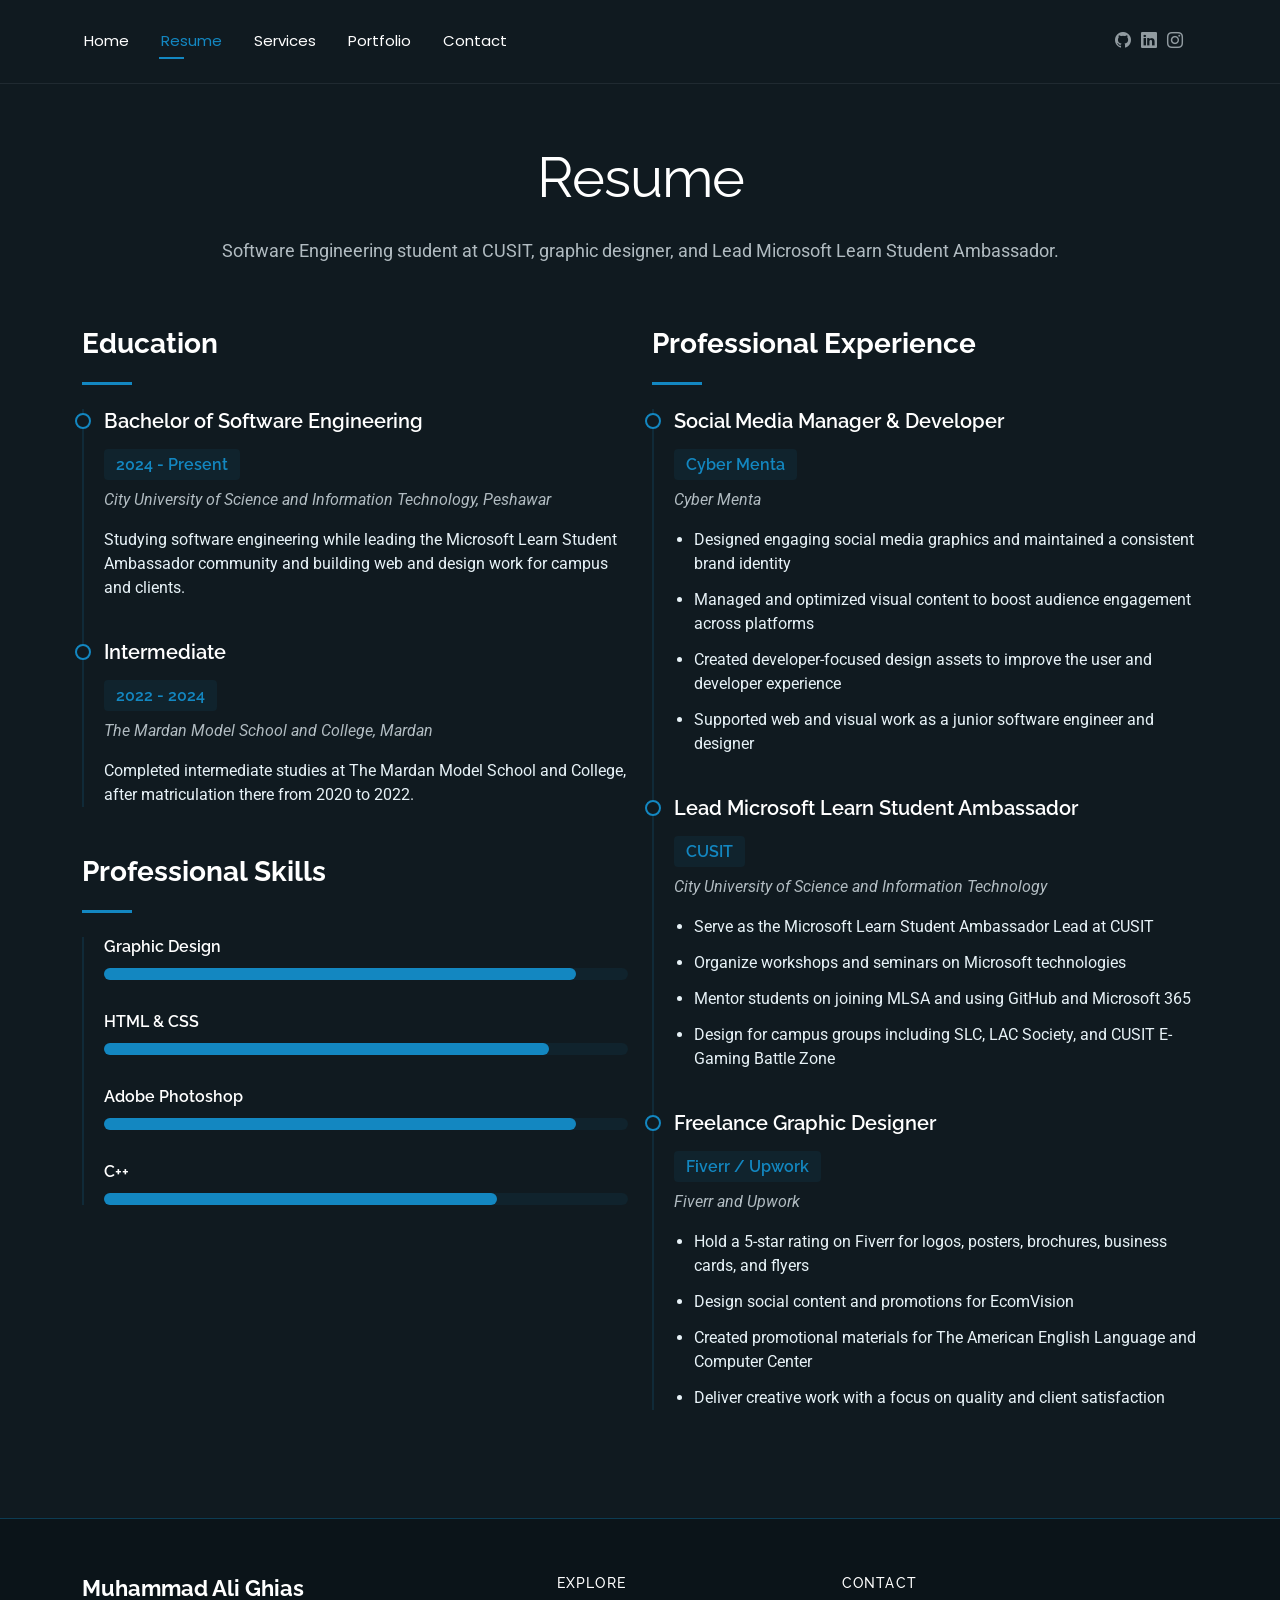
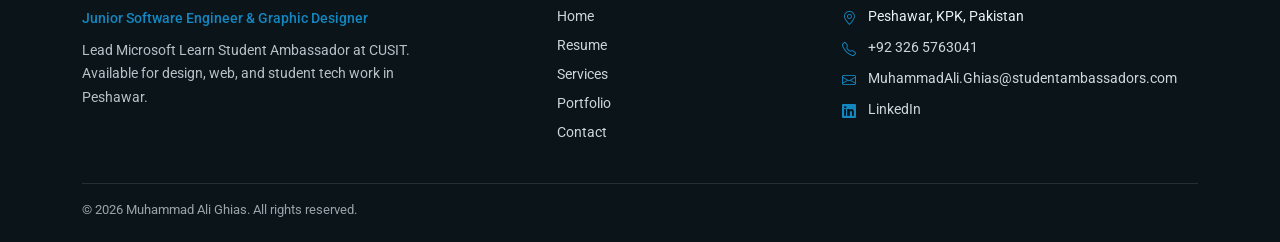
<file: resume.html>
<!DOCTYPE html>
<html lang="en">

<head>
  <meta charset="utf-8">
  <meta content="width=device-width, initial-scale=1.0" name="viewport">
  <title>Resume - Muhammad Ali Ghias</title>
  <meta name="description" content="">
  <meta name="keywords" content="">

  <!-- Favicons -->
  <link href="assets/img/favicon.png" rel="icon">
  <link href="assets/img/apple-touch-icon.png" rel="apple-touch-icon">

  <!-- Fonts -->
  <link href="https://fonts.googleapis.com" rel="preconnect">
  <link href="https://fonts.gstatic.com" rel="preconnect" crossorigin>
  <link href="https://fonts.googleapis.com/css2?family=Roboto:ital,wght@0,100;0,300;0,400;0,500;0,700;0,900;1,100;1,300;1,400;1,500;1,700;1,900&family=Poppins:ital,wght@0,100;0,200;0,300;0,400;0,500;0,600;0,700;0,800;0,900;1,100;1,200;1,300;1,400;1,500;1,600;1,700;1,800;1,900&family=Raleway:ital,wght@0,100;0,200;0,300;0,400;0,500;0,600;0,700;0,800;0,900;1,100;1,200;1,300;1,400;1,500;1,600;1,700;1,800;1,900&display=swap" rel="stylesheet">

  <!-- Vendor CSS Files -->
  <link href="assets/vendor/bootstrap/css/bootstrap.min.css" rel="stylesheet">
  <link href="assets/vendor/bootstrap-icons/bootstrap-icons.css" rel="stylesheet">
  <link href="assets/vendor/aos/aos.css" rel="stylesheet">
  <link href="assets/vendor/swiper/swiper-bundle.min.css" rel="stylesheet">
  <link href="assets/vendor/glightbox/css/glightbox.min.css" rel="stylesheet">

  <!-- Main CSS File -->
  <link href="assets/css/main.css" rel="stylesheet">

  <!-- =======================================================
  * Template Name: FolioOne
  * Template URL: https://bootstrapmade.com/folioone-bootstrap-portfolio-website-template/
  * Updated: Aug 23 2025 with Bootstrap v5.3.7
  * Author: BootstrapMade.com
  * License: https://bootstrapmade.com/license/
  ======================================================== -->
</head>

<body class="resume-page">

  <header id="header" class="header d-flex align-items-center light-background sticky-top">
    <div class="container position-relative d-flex align-items-center justify-content-between">

      <!-- <a href="index.html" class="logo d-flex align-items-center me-auto me-xl-0">
      <img src="assets/img/logo.webp" alt="">
      <h1 class="sitename">FolioOne</h1> 
    </a> -->

      <nav id="navmenu" class="navmenu">
        <ul>
          <li><a href="index.html">Home</a></li>
          <li><a href="resume.html" class="active">Resume</a></li>
          <li><a href="services.html">Services</a></li>
          <li><a href="portfolio.html">Portfolio</a></li>
          <li><a href="contact.html">Contact</a></li>
        </ul>
        <i class="mobile-nav-toggle d-xl-none bi bi-list"></i>
      </nav>

      <div class="header-social-links">
        <a href="https://github.com/ali-ghiax" target="_blank" rel="noopener" aria-label="GitHub"><i class="bi bi-github"></i></a>
        <a href="https://www.linkedin.com/in/muhammad-ali-ghias/" target="_blank" rel="noopener" aria-label="LinkedIn"><i class="bi bi-linkedin"></i></a>
        <a href="https://www.instagram.com/ali_ghiax/" target="_blank" rel="noopener" aria-label="Instagram"><i class="bi bi-instagram"></i></a>
      </div>

    </div>
  </header>

  <main class="main">

    <!-- Resume Section -->
    <section id="resume" class="resume section">

      <!-- Section Title -->
      <div class="container section-title" data-aos="fade-up">
        <h2>Resume</h2>
        <p>Software Engineering student at CUSIT, graphic designer, and Lead Microsoft Learn Student Ambassador.</p>
      </div><!-- End Section Title -->

      <div class="container" data-aos="fade-up" data-aos-delay="100">

        <div class="row">
          <div class="col-lg-6">

            <!-- Education Section -->
            <div class="resume-item" data-aos="fade-up">
              <h3 class="resume-title">Education</h3>

              <div class="resume-content">
                <article class="education-item">
                  <h4>Bachelor of Software Engineering</h4>
                  <h5>2024 - Present</h5>
                  <p class="institution"><em>City University of Science and Information Technology, Peshawar</em></p>
                  <p>Studying software engineering while leading the Microsoft Learn Student Ambassador community and building web and design work for campus and clients.</p>
                </article>

                <article class="education-item">
                  <h4>Intermediate</h4>
                  <h5>2022 - 2024</h5>
                  <p class="institution"><em>The Mardan Model School and College, Mardan</em></p>
                  <p>Completed intermediate studies at The Mardan Model School and College, after matriculation there from 2020 to 2022.</p>
                </article>
              </div>
            </div><!-- End Education Section -->

            <!-- Professional Skills Section -->
            <div class="resume-item skills-animation" data-aos="fade-up">
              <h3 class="resume-title">Professional Skills</h3>

              <div class="resume-content">
                <div class="skill-item">
                  <h4>Graphic Design</h4>
                  <div class="progress">
                    <div class="progress-bar" role="progressbar" aria-valuenow="90" aria-valuemin="0" aria-valuemax="100"></div>
                  </div>
                </div>

                <div class="skill-item">
                  <h4>HTML &amp; CSS</h4>
                  <div class="progress">
                    <div class="progress-bar" role="progressbar" aria-valuenow="85" aria-valuemin="0" aria-valuemax="100"></div>
                  </div>
                </div>

                <div class="skill-item">
                  <h4>Adobe Photoshop</h4>
                  <div class="progress">
                    <div class="progress-bar" role="progressbar" aria-valuenow="90" aria-valuemin="0" aria-valuemax="100"></div>
                  </div>
                </div>

                <div class="skill-item">
                  <h4>C++</h4>
                  <div class="progress">
                    <div class="progress-bar" role="progressbar" aria-valuenow="75" aria-valuemin="0" aria-valuemax="100"></div>
                  </div>
                </div>
              </div>
            </div><!-- End Professional Skills Section -->
          </div>

          <div class="col-lg-6">
            <!-- Experience Section -->
            <div class="resume-item" data-aos="fade-up" data-aos-delay="100">
              <h3 class="resume-title">Professional Experience</h3>

              <div class="resume-content">
                <article class="experience-item">
                  <h4>Social Media Manager &amp; Developer</h4>
                  <h5>Cyber Menta</h5>
                  <p class="company"><em>Cyber Menta</em></p>
                  <ul>
                    <li>Designed engaging social media graphics and maintained a consistent brand identity</li>
                    <li>Managed and optimized visual content to boost audience engagement across platforms</li>
                    <li>Created developer-focused design assets to improve the user and developer experience</li>
                    <li>Supported web and visual work as a junior software engineer and designer</li>
                  </ul>
                </article>

                <article class="experience-item">
                  <h4>Lead Microsoft Learn Student Ambassador</h4>
                  <h5>CUSIT</h5>
                  <p class="company"><em>City University of Science and Information Technology</em></p>
                  <ul>
                    <li>Serve as the Microsoft Learn Student Ambassador Lead at CUSIT</li>
                    <li>Organize workshops and seminars on Microsoft technologies</li>
                    <li>Mentor students on joining MLSA and using GitHub and Microsoft 365</li>
                    <li>Design for campus groups including SLC, LAC Society, and CUSIT E-Gaming Battle Zone</li>
                  </ul>
                </article>

                <article class="experience-item">
                  <h4>Freelance Graphic Designer</h4>
                  <h5>Fiverr / Upwork</h5>
                  <p class="company"><em>Fiverr and Upwork</em></p>
                  <ul>
                    <li>Hold a 5-star rating on Fiverr for logos, posters, brochures, business cards, and flyers</li>
                    <li>Design social content and promotions for EcomVision</li>
                    <li>Created promotional materials for The American English Language and Computer Center</li>
                    <li>Deliver creative work with a focus on quality and client satisfaction</li>
                  </ul>
                </article>
              </div>
            </div><!-- End Experience Section -->
          </div>
        </div>

      </div>

    </section><!-- /Resume Section -->

  </main>

  <footer id="footer" class="footer">
    <div class="container">
      <div class="row gy-4">
        <div class="col-lg-5">
          <h3 class="footer-name">Muhammad Ali Ghias</h3>
          <p class="footer-role">Junior Software Engineer &amp; Graphic Designer</p>
          <p class="footer-note">Lead Microsoft Learn Student Ambassador at CUSIT. Available for design, web, and student tech work in Peshawar.</p>
        </div>
        <div class="col-lg-3">
          <h4>Explore</h4>
          <ul class="footer-links">
            <li><a href="index.html">Home</a></li>
            <li><a href="resume.html">Resume</a></li>
            <li><a href="services.html">Services</a></li>
            <li><a href="portfolio.html">Portfolio</a></li>
            <li><a href="contact.html">Contact</a></li>
          </ul>
        </div>
        <div class="col-lg-4">
          <h4>Contact</h4>
          <ul class="footer-contact">
            <li><i class="bi bi-geo-alt"></i>Peshawar, KPK, Pakistan</li>
            <li><i class="bi bi-telephone"></i><a href="tel:+923265763041">+92 326 5763041</a></li>
            <li><i class="bi bi-envelope"></i><a href="mailto:MuhammadAli.Ghias@studentambassadors.com">MuhammadAli.Ghias@studentambassadors.com</a></li>
            <li><i class="bi bi-linkedin"></i><a href="https://www.linkedin.com/in/muhammad-ali-ghias/" target="_blank" rel="noopener">LinkedIn</a></li>
          </ul>
        </div>
      </div>
      <div class="footer-bottom">
        <p>&copy; 2026 Muhammad Ali Ghias. All rights reserved.</p>
      </div>
    </div>
  </footer>

  <!-- Scroll Top -->
  <a href="#" id="scroll-top" class="scroll-top d-flex align-items-center justify-content-center"><i class="bi bi-arrow-up-short"></i></a>

  <!-- Preloader -->
  <div id="preloader"></div>

  <!-- Vendor JS Files -->
  <script src="assets/vendor/bootstrap/js/bootstrap.bundle.min.js"></script>
  <script src="assets/vendor/php-email-form/validate.js"></script>
  <script src="assets/vendor/aos/aos.js"></script>
  <script src="assets/vendor/typed.js/typed.umd.js"></script>
  <script src="assets/vendor/waypoints/noframework.waypoints.js"></script>
  <script src="assets/vendor/purecounter/purecounter_vanilla.js"></script>
  <script src="assets/vendor/swiper/swiper-bundle.min.js"></script>
  <script src="assets/vendor/imagesloaded/imagesloaded.pkgd.min.js"></script>
  <script src="assets/vendor/isotope-layout/isotope.pkgd.min.js"></script>
  <script src="assets/vendor/glightbox/js/glightbox.min.js"></script>

  <!-- Main JS File -->
  <script src="assets/js/main.js"></script>

</body>

</html>
</file>
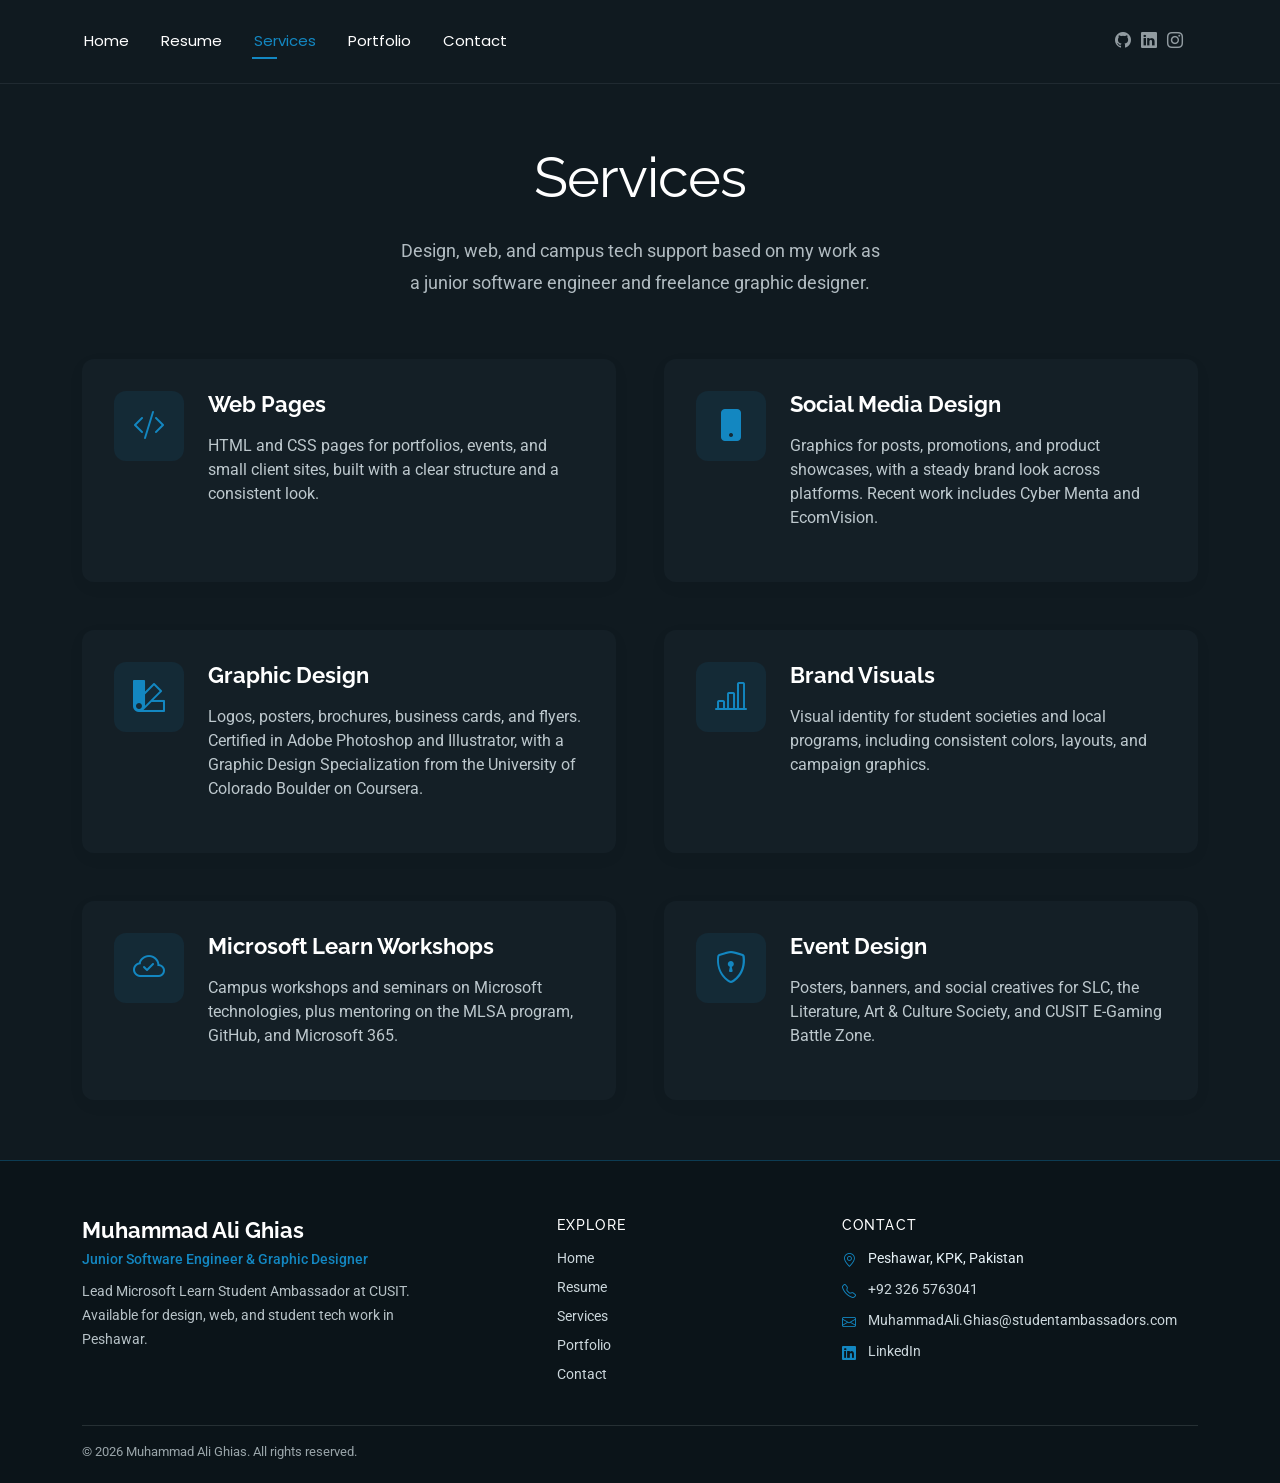
<file: services.html>
<!DOCTYPE html>
<html lang="en">

<head>
  <meta charset="utf-8">
  <meta content="width=device-width, initial-scale=1.0" name="viewport">
  <title>Services - Muhammad Ali Ghias</title>
  <meta name="description" content="">
  <meta name="keywords" content="">

  <!-- Favicons -->
  <link href="assets/img/favicon.png" rel="icon">
  <link href="assets/img/apple-touch-icon.png" rel="apple-touch-icon">

  <!-- Fonts -->
  <link href="https://fonts.googleapis.com" rel="preconnect">
  <link href="https://fonts.gstatic.com" rel="preconnect" crossorigin>
  <link href="https://fonts.googleapis.com/css2?family=Roboto:ital,wght@0,100;0,300;0,400;0,500;0,700;0,900;1,100;1,300;1,400;1,500;1,700;1,900&family=Poppins:ital,wght@0,100;0,200;0,300;0,400;0,500;0,600;0,700;0,800;0,900;1,100;1,200;1,300;1,400;1,500;1,600;1,700;1,800;1,900&family=Raleway:ital,wght@0,100;0,200;0,300;0,400;0,500;0,600;0,700;0,800;0,900;1,100;1,200;1,300;1,400;1,500;1,600;1,700;1,800;1,900&display=swap" rel="stylesheet">

  <!-- Vendor CSS Files -->
  <link href="assets/vendor/bootstrap/css/bootstrap.min.css" rel="stylesheet">
  <link href="assets/vendor/bootstrap-icons/bootstrap-icons.css" rel="stylesheet">
  <link href="assets/vendor/aos/aos.css" rel="stylesheet">
  <link href="assets/vendor/swiper/swiper-bundle.min.css" rel="stylesheet">
  <link href="assets/vendor/glightbox/css/glightbox.min.css" rel="stylesheet">

  <!-- Main CSS File -->
  <link href="assets/css/main.css" rel="stylesheet">

  <!-- =======================================================
  * Template Name: FolioOne
  * Template URL: https://bootstrapmade.com/folioone-bootstrap-portfolio-website-template/
  * Updated: Aug 23 2025 with Bootstrap v5.3.7
  * Author: BootstrapMade.com
  * License: https://bootstrapmade.com/license/
  ======================================================== -->
</head>

<body class="services-page">

  <header id="header" class="header d-flex align-items-center light-background sticky-top">
    <div class="container position-relative d-flex align-items-center justify-content-between">

      <!-- <a href="index.html" class="logo d-flex align-items-center me-auto me-xl-0">
      <img src="assets/img/logo.webp" alt="">
      <h1 class="sitename">FolioOne</h1> 
    </a> -->

      <nav id="navmenu" class="navmenu">
        <ul>
          <li><a href="index.html">Home</a></li>
          <li><a href="resume.html">Resume</a></li>
          <li><a href="services.html" class="active">Services</a></li>
          <li><a href="portfolio.html">Portfolio</a></li>
          <li><a href="contact.html">Contact</a></li>
        </ul>
        <i class="mobile-nav-toggle d-xl-none bi bi-list"></i>
      </nav>

      <div class="header-social-links">
        <a href="https://github.com/ali-ghiax" target="_blank" rel="noopener" aria-label="GitHub"><i class="bi bi-github"></i></a>
        <a href="https://www.linkedin.com/in/muhammad-ali-ghias/" target="_blank" rel="noopener" aria-label="LinkedIn"><i class="bi bi-linkedin"></i></a>
        <a href="https://www.instagram.com/ali_ghiax/" target="_blank" rel="noopener" aria-label="Instagram"><i class="bi bi-instagram"></i></a>
      </div>

    </div>
  </header>

  <main class="main">

    <!-- Services Section -->
    <section id="services" class="services section">

      <!-- Section Title -->
      <div class="container section-title" data-aos="fade-up">
        <h2>Services</h2>
        <p>Design, web, and campus tech support based on my work as a junior software engineer and freelance graphic designer.</p>
      </div><!-- End Section Title -->

      <div class="container" data-aos="fade-up" data-aos-delay="100">

        <div class="row justify-content-center g-5">

          <div class="col-md-6" data-aos="fade-right" data-aos-delay="100">
            <div class="service-item">
              <div class="service-icon">
                <i class="bi bi-code-slash"></i>
              </div>
              <div class="service-content">
                <h3>Web Pages</h3>
                <p>HTML and CSS pages for portfolios, events, and small client sites, built with a clear structure and a consistent look.</p>
              </div>
            </div>
          </div><!-- End Service Item -->

          <div class="col-md-6" data-aos="fade-left" data-aos-delay="100">
            <div class="service-item">
              <div class="service-icon">
                <i class="bi bi-phone-fill"></i>
              </div>
              <div class="service-content">
                <h3>Social Media Design</h3>
                <p>Graphics for posts, promotions, and product showcases, with a steady brand look across platforms. Recent work includes Cyber Menta and EcomVision.</p>
              </div>
            </div>
          </div><!-- End Service Item -->

          <div class="col-md-6" data-aos="fade-right" data-aos-delay="200">
            <div class="service-item">
              <div class="service-icon">
                <i class="bi bi-palette2"></i>
              </div>
              <div class="service-content">
                <h3>Graphic Design</h3>
                <p>Logos, posters, brochures, business cards, and flyers. Certified in Adobe Photoshop and Illustrator, with a Graphic Design Specialization from the University of Colorado Boulder on Coursera.</p>
              </div>
            </div>
          </div><!-- End Service Item -->

          <div class="col-md-6" data-aos="fade-left" data-aos-delay="200">
            <div class="service-item">
              <div class="service-icon">
                <i class="bi bi-bar-chart-line"></i>
              </div>
              <div class="service-content">
                <h3>Brand Visuals</h3>
                <p>Visual identity for student societies and local programs, including consistent colors, layouts, and campaign graphics.</p>
              </div>
            </div>
          </div><!-- End Service Item -->

          <div class="col-md-6" data-aos="fade-right" data-aos-delay="300">
            <div class="service-item">
              <div class="service-icon">
                <i class="bi bi-cloud-check"></i>
              </div>
              <div class="service-content">
                <h3>Microsoft Learn Workshops</h3>
                <p>Campus workshops and seminars on Microsoft technologies, plus mentoring on the MLSA program, GitHub, and Microsoft 365.</p>
              </div>
            </div>
          </div><!-- End Service Item -->

          <div class="col-md-6" data-aos="fade-left" data-aos-delay="300">
            <div class="service-item">
              <div class="service-icon">
                <i class="bi bi-shield-lock"></i>
              </div>
              <div class="service-content">
                <h3>Event Design</h3>
                <p>Posters, banners, and social creatives for SLC, the Literature, Art &amp; Culture Society, and CUSIT E-Gaming Battle Zone.</p>
              </div>
            </div>
          </div><!-- End Service Item -->

        </div>

      </div>

    </section><!-- /Services Section -->

  </main>

  <footer id="footer" class="footer">
    <div class="container">
      <div class="row gy-4">
        <div class="col-lg-5">
          <h3 class="footer-name">Muhammad Ali Ghias</h3>
          <p class="footer-role">Junior Software Engineer &amp; Graphic Designer</p>
          <p class="footer-note">Lead Microsoft Learn Student Ambassador at CUSIT. Available for design, web, and student tech work in Peshawar.</p>
        </div>
        <div class="col-lg-3">
          <h4>Explore</h4>
          <ul class="footer-links">
            <li><a href="index.html">Home</a></li>
            <li><a href="resume.html">Resume</a></li>
            <li><a href="services.html">Services</a></li>
            <li><a href="portfolio.html">Portfolio</a></li>
            <li><a href="contact.html">Contact</a></li>
          </ul>
        </div>
        <div class="col-lg-4">
          <h4>Contact</h4>
          <ul class="footer-contact">
            <li><i class="bi bi-geo-alt"></i>Peshawar, KPK, Pakistan</li>
            <li><i class="bi bi-telephone"></i><a href="tel:+923265763041">+92 326 5763041</a></li>
            <li><i class="bi bi-envelope"></i><a href="mailto:MuhammadAli.Ghias@studentambassadors.com">MuhammadAli.Ghias@studentambassadors.com</a></li>
            <li><i class="bi bi-linkedin"></i><a href="https://www.linkedin.com/in/muhammad-ali-ghias/" target="_blank" rel="noopener">LinkedIn</a></li>
          </ul>
        </div>
      </div>
      <div class="footer-bottom">
        <p>&copy; 2026 Muhammad Ali Ghias. All rights reserved.</p>
      </div>
    </div>
  </footer>

  <!-- Scroll Top -->
  <a href="#" id="scroll-top" class="scroll-top d-flex align-items-center justify-content-center"><i class="bi bi-arrow-up-short"></i></a>

  <!-- Preloader -->
  <div id="preloader"></div>

  <!-- Vendor JS Files -->
  <script src="assets/vendor/bootstrap/js/bootstrap.bundle.min.js"></script>
  <script src="assets/vendor/php-email-form/validate.js"></script>
  <script src="assets/vendor/aos/aos.js"></script>
  <script src="assets/vendor/typed.js/typed.umd.js"></script>
  <script src="assets/vendor/waypoints/noframework.waypoints.js"></script>
  <script src="assets/vendor/purecounter/purecounter_vanilla.js"></script>
  <script src="assets/vendor/swiper/swiper-bundle.min.js"></script>
  <script src="assets/vendor/imagesloaded/imagesloaded.pkgd.min.js"></script>
  <script src="assets/vendor/isotope-layout/isotope.pkgd.min.js"></script>
  <script src="assets/vendor/glightbox/js/glightbox.min.js"></script>

  <!-- Main JS File -->
  <script src="assets/js/main.js"></script>

</body>

</html>
</file>
<file: assets/css/main.css>
/**
* Template Name: FolioOne
* Template URL: https://bootstrapmade.com/folioone-bootstrap-portfolio-website-template/
* Updated: Aug 23 2025 with Bootstrap v5.3.7
* Author: BootstrapMade.com
* License: https://bootstrapmade.com/license/
*/

/*--------------------------------------------------------------
# Font & Color Variables
# Help: https://bootstrapmade.com/color-system/
--------------------------------------------------------------*/
/* Fonts */
:root {
  --default-font: "Roboto",  system-ui, -apple-system, "Segoe UI", Roboto, "Helvetica Neue", Arial, "Noto Sans", "Liberation Sans", sans-serif, "Apple Color Emoji", "Segoe UI Emoji", "Segoe UI Symbol", "Noto Color Emoji";
  --heading-font: "Raleway",  sans-serif;
  --nav-font: "Poppins",  sans-serif;
}

/* Global Colors - The following color variables are used throughout the website. Updating them here will change the color scheme of the entire website */
:root { 
  --background-color: #101a20; /* Background color for the entire website, including individual sections */
  --default-color: #e7f2f7; /* Default color used for the majority of the text content across the entire website */
  --heading-color: #ffffff; /* Color for headings, subheadings and title throughout the website */
  --accent-color: #1387c1; /* Accent color that represents your brand on the website. It's used for buttons, links, and other elements that need to stand out */
  --surface-color: #141f26; /* The surface color is used as a background of boxed elements within sections, such as cards, icon boxes, or other elements that require a visual separation from the global background. */
  --contrast-color: #ffffff; /* Contrast color for text, ensuring readability against backgrounds of accent, heading, or default colors. */
}

/* Nav Menu Colors - The following color variables are used specifically for the navigation menu. They are separate from the global colors to allow for more customization options */
:root {
  --nav-color: #ffffff;  /* The default color of the main navmenu links */
  --nav-hover-color: #1387c1; /* Applied to main navmenu links when they are hovered over or active */
  --nav-mobile-background-color: #213642; /* Used as the background color for mobile navigation menu */
  --nav-dropdown-background-color: #051117; /* Used as the background color for dropdown items that appear when hovering over primary navigation items */
  --nav-dropdown-color: #e7f2f7; /* Used for navigation links of the dropdown items in the navigation menu. */
  --nav-dropdown-hover-color: #1387c1; /* Similar to --nav-hover-color, this color is applied to dropdown navigation links when they are hovered over. */
}

/* Color Presets - These classes override global colors when applied to any section or element, providing reuse of the sam color scheme. */

.light-background {
  --background-color: #142027;
  --surface-color: #325264;
}

.dark-background {
  --background-color: #0b1419;
  --default-color: #ffffff;
  --heading-color: #ffffff;
  --surface-color: #252525;
  --contrast-color: #ffffff;
}

/* Smooth scroll */
:root {
  scroll-behavior: smooth;
}

/*--------------------------------------------------------------
# General Styling & Shared Classes
--------------------------------------------------------------*/
body {
  color: var(--default-color);
  background-color: var(--background-color);
  font-family: var(--default-font);
}

a {
  color: var(--accent-color);
  text-decoration: none;
  transition: 0.3s;
}

a:hover {
  color: color-mix(in srgb, var(--accent-color), transparent 25%);
  text-decoration: none;
}

h1,
h2,
h3,
h4,
h5,
h6 {
  color: var(--heading-color);
  font-family: var(--heading-font);
}

/* PHP Email Form Messages
------------------------------*/
.php-email-form .error-message {
  display: none;
  background: #df1529;
  color: #ffffff;
  text-align: left;
  padding: 15px;
  margin-bottom: 24px;
  font-weight: 600;
}

.php-email-form .sent-message {
  display: none;
  color: #ffffff;
  background: #059652;
  text-align: center;
  padding: 15px;
  margin-bottom: 24px;
  font-weight: 600;
}

.php-email-form .loading {
  display: none;
  background: var(--surface-color);
  text-align: center;
  padding: 15px;
  margin-bottom: 24px;
}

.php-email-form .loading:before {
  content: "";
  display: inline-block;
  border-radius: 50%;
  width: 24px;
  height: 24px;
  margin: 0 10px -6px 0;
  border: 3px solid var(--accent-color);
  border-top-color: var(--surface-color);
  animation: php-email-form-loading 1s linear infinite;
}

@keyframes php-email-form-loading {
  0% {
    transform: rotate(0deg);
  }

  100% {
    transform: rotate(360deg);
  }
}

/*--------------------------------------------------------------
# Global Header
--------------------------------------------------------------*/
.header {
  --background-color: rgba(255, 255, 255, 0);
  color: var(--default-color);
  background-color: var(--background-color);
  padding: 15px 0;
  transition: all 0.5s;
  z-index: 997;
  border-bottom: 1px solid color-mix(in srgb, var(--default-color), transparent 92%);
}

.header .logo {
  line-height: 1;
}

.header .logo img {
  max-height: 36px;
  margin-right: 8px;
}

.header .logo h1 {
  font-size: 32px;
  margin: 0;
  font-weight: 400;
  color: var(--heading-color);
}

.header .header-social-links {
  padding-right: 15px;
}

.header .header-social-links a {
  color: color-mix(in srgb, var(--default-color), transparent 40%);
  padding-left: 6px;
  display: inline-block;
  transition: 0.3s;
  font-size: 16px;
}

.header .header-social-links a:hover {
  color: var(--default-color);
}

.header .header-social-links a i {
  line-height: 0px;
}

@media (max-width: 1200px) {
  .header .logo {
    order: 1;
  }

  .header .header-social-links {
    order: 2;
  }

  .header .navmenu {
    order: 3;
  }
}

/* Global Header on Scroll
------------------------------*/
.scrolled .header {
  --background-color: rgba(16, 26, 32, 0.9);
}

/*--------------------------------------------------------------
# Navigation Menu
--------------------------------------------------------------*/
/* Desktop Navigation */
@media (min-width: 1200px) {
  .navmenu {
    padding: 0;
  }

  .navmenu ul {
    margin: 0;
    padding: 0;
    display: flex;
    list-style: none;
    align-items: center;
  }

  .navmenu li {
    position: relative;
  }

  .navmenu>ul>li {
    white-space: nowrap;
    padding: 15px 28px 15px 0;
  }

  .navmenu>ul>li:last-child {
    padding-right: 0;
  }

  .navmenu a,
  .navmenu a:focus {
    color: var(--nav-color);
    font-size: 15px;
    padding: 0 2px;
    font-family: var(--nav-font);
    font-weight: 400;
    display: flex;
    align-items: center;
    justify-content: space-between;
    white-space: nowrap;
    transition: 0.3s;
    position: relative;
  }

  .navmenu a i,
  .navmenu a:focus i {
    font-size: 12px;
    line-height: 0;
    margin-left: 5px;
    transition: 0.3s;
  }

  .navmenu>ul>li>a:before {
    content: "";
    position: absolute;
    height: 2px;
    bottom: -6px;
    left: 0;
    background-color: var(--nav-hover-color);
    visibility: hidden;
    width: 0px;
    transition: all 0.3s ease-in-out 0s;
  }

  .navmenu a:hover:before,
  .navmenu li:hover>a:before,
  .navmenu .active:before {
    visibility: visible;
    width: 25px;
  }

  .navmenu li:hover>a,
  .navmenu .active,
  .navmenu .active:focus {
    color: var(--nav-hover-color);
  }

  .navmenu .dropdown ul {
    margin: 0;
    padding: 10px 0;
    background: var(--nav-dropdown-background-color);
    display: block;
    position: absolute;
    visibility: hidden;
    left: -5px;
    top: 130%;
    opacity: 0;
    transition: 0.3s;
    border-radius: 4px;
    z-index: 99;
    box-shadow: 0px 0px 30px rgba(0, 0, 0, 0.1);
  }

  .navmenu .dropdown ul li {
    min-width: 200px;
  }

  .navmenu .dropdown ul a {
    padding: 10px 20px;
    font-size: 15px;
    text-transform: none;
    color: var(--nav-dropdown-color);
  }

  .navmenu .dropdown ul a i {
    font-size: 12px;
  }

  .navmenu .dropdown ul a:hover,
  .navmenu .dropdown ul .active:hover,
  .navmenu .dropdown ul li:hover>a {
    color: var(--nav-dropdown-hover-color);
  }

  .navmenu .dropdown:hover>ul {
    opacity: 1;
    top: 100%;
    visibility: visible;
  }

  .navmenu .dropdown .dropdown ul {
    top: 0;
    left: -90%;
    visibility: hidden;
  }

  .navmenu .dropdown .dropdown:hover>ul {
    opacity: 1;
    top: 0;
    left: -100%;
    visibility: visible;
  }
}

/* Mobile Navigation */
@media (max-width: 1199px) {
  .mobile-nav-toggle {
    color: var(--nav-color);
    font-size: 28px;
    line-height: 0;
    margin-right: 10px;
    cursor: pointer;
    transition: color 0.3s;
  }

  .navmenu {
    padding: 0;
    z-index: 9997;
  }

  .navmenu ul {
    display: none;
    list-style: none;
    position: absolute;
    inset: 60px 20px 20px 20px;
    padding: 10px 0;
    margin: 0;
    border-radius: 6px;
    background-color: var(--nav-mobile-background-color);
    border: 1px solid color-mix(in srgb, var(--default-color), transparent 90%);
    box-shadow: none;
    overflow-y: auto;
    transition: 0.3s;
    z-index: 9998;
  }

  .navmenu a,
  .navmenu a:focus {
    color: var(--nav-dropdown-color);
    padding: 10px 20px;
    font-family: var(--nav-font);
    font-size: 17px;
    font-weight: 500;
    display: flex;
    align-items: center;
    justify-content: space-between;
    white-space: nowrap;
    transition: 0.3s;
  }

  .navmenu a i,
  .navmenu a:focus i {
    font-size: 12px;
    line-height: 0;
    margin-left: 5px;
    width: 30px;
    height: 30px;
    display: flex;
    align-items: center;
    justify-content: center;
    border-radius: 50%;
    transition: 0.3s;
    background-color: color-mix(in srgb, var(--accent-color), transparent 90%);
  }

  .navmenu a i:hover,
  .navmenu a:focus i:hover {
    background-color: var(--accent-color);
    color: var(--contrast-color);
  }

  .navmenu a:hover,
  .navmenu .active,
  .navmenu .active:focus {
    color: var(--nav-dropdown-hover-color);
  }

  .navmenu .active i,
  .navmenu .active:focus i {
    background-color: var(--accent-color);
    color: var(--contrast-color);
    transform: rotate(180deg);
  }

  .navmenu .dropdown ul {
    position: static;
    display: none;
    z-index: 99;
    padding: 10px 0;
    margin: 10px 20px;
    background-color: var(--nav-dropdown-background-color);
    transition: all 0.5s ease-in-out;
  }

  .navmenu .dropdown ul ul {
    background-color: rgba(33, 37, 41, 0.1);
  }

  .navmenu .dropdown>.dropdown-active {
    display: block;
    background-color: rgba(33, 37, 41, 0.03);
  }

  .mobile-nav-active {
    overflow: hidden;
  }

  .mobile-nav-active .mobile-nav-toggle {
    color: #fff;
    position: absolute;
    font-size: 32px;
    top: 15px;
    right: 15px;
    margin-right: 0;
    z-index: 9999;
  }

  .mobile-nav-active .navmenu {
    position: fixed;
    overflow: hidden;
    inset: 0;
    background: rgba(33, 37, 41, 0.8);
    transition: 0.3s;
  }

  .mobile-nav-active .navmenu>ul {
    display: block;
  }
}

/*--------------------------------------------------------------
# Global Footer
--------------------------------------------------------------*/
.footer {
  color: var(--default-color);
  background-color: #0b1419;
  font-size: 14px;
  padding: 56px 0 22px;
  position: relative;
  border-top: 1px solid color-mix(in srgb, var(--accent-color), transparent 65%);
}

.footer .footer-name {
  font-size: 22px;
  font-weight: 700;
  margin-bottom: 6px;
}

.footer .footer-role {
  color: var(--accent-color);
  font-weight: 500;
  margin-bottom: 10px;
}

.footer .footer-note {
  max-width: 380px;
  line-height: 1.7;
  margin-bottom: 0;
  color: color-mix(in srgb, var(--default-color), transparent 22%);
}

.footer h4 {
  font-size: 14px;
  letter-spacing: 0.08em;
  text-transform: uppercase;
  margin-bottom: 14px;
}

.footer .footer-links,
.footer .footer-contact {
  list-style: none;
  padding: 0;
  margin: 0;
}

.footer .footer-links li {
  margin-bottom: 8px;
}

.footer .footer-contact li {
  display: flex;
  align-items: flex-start;
  gap: 8px;
  margin-bottom: 8px;
}

.footer .footer-links a,
.footer .footer-contact a {
  color: color-mix(in srgb, var(--default-color), transparent 12%);
}

.footer .footer-links a:hover,
.footer .footer-contact a:hover {
  color: var(--accent-color);
}

.footer .footer-contact i {
  color: var(--accent-color);
  width: 18px;
  margin-top: 2px;
  flex: 0 0 18px;
}

.footer .footer-contact a {
  word-break: break-word;
}

.footer .footer-bottom {
  display: flex;
  justify-content: space-between;
  align-items: center;
  gap: 12px;
  flex-wrap: wrap;
  margin-top: 32px;
  padding: 16px 64px 0 0;
  border-top: 1px solid color-mix(in srgb, var(--default-color), transparent 88%);
}

.footer .footer-bottom p,
.footer .credits {
  margin: 0;
  font-size: 13px;
  color: color-mix(in srgb, var(--default-color), transparent 35%);
}

@media (max-width: 767px) {
  .footer .footer-bottom {
    flex-direction: column;
    align-items: flex-start;
    padding-right: 0;
  }
}

/*--------------------------------------------------------------
# Preloader
--------------------------------------------------------------*/
#preloader {
  position: fixed;
  inset: 0;
  z-index: 9999;
  overflow: hidden;
  background-color: var(--background-color);
  transition: all 0.6s ease-out;
  width: 100%;
  height: 100vh;
}

#preloader:before,
#preloader:after {
  content: "";
  position: absolute;
  border: 4px solid var(--accent-color);
  border-radius: 50%;
  animation: animate-preloader 2s cubic-bezier(0, 0.2, 0.8, 1) infinite;
}

#preloader:after {
  animation-delay: -0.5s;
}

@keyframes animate-preloader {
  0% {
    width: 10px;
    height: 10px;
    top: calc(50% - 5px);
    left: calc(50% - 5px);
    opacity: 1;
  }

  100% {
    width: 72px;
    height: 72px;
    top: calc(50% - 36px);
    left: calc(50% - 36px);
    opacity: 0;
  }
}

/*--------------------------------------------------------------
# Scroll Top Button
--------------------------------------------------------------*/
.scroll-top {
  position: fixed;
  visibility: hidden;
  opacity: 0;
  right: 15px;
  bottom: -15px;
  z-index: 99999;
  background-color: var(--accent-color);
  width: 44px;
  height: 44px;
  border-radius: 50px;
  transition: all 0.4s;
}

.scroll-top i {
  font-size: 24px;
  color: var(--contrast-color);
  line-height: 0;
}

.scroll-top:hover {
  background-color: color-mix(in srgb, var(--accent-color), transparent 20%);
  color: var(--contrast-color);
}

.scroll-top.active {
  visibility: visible;
  opacity: 1;
  bottom: 15px;
}

/*--------------------------------------------------------------
# Disable aos animation delay on mobile devices
--------------------------------------------------------------*/
@media screen and (max-width: 768px) {
  [data-aos-delay] {
    transition-delay: 0 !important;
  }
}

/*--------------------------------------------------------------
# Global Page Titles & Breadcrumbs
--------------------------------------------------------------*/
.page-title {
  color: var(--default-color);
  background-color: var(--background-color);
  position: relative;
}

.page-title .heading {
  padding: 80px 0;
  border-top: 1px solid color-mix(in srgb, var(--default-color), transparent 90%);
}

.page-title .heading h1 {
  font-size: 38px;
  font-weight: 700;
}

.page-title nav {
  background-color: color-mix(in srgb, var(--default-color), transparent 96%);
  padding: 20px 0;
}

.page-title nav ol {
  display: flex;
  flex-wrap: wrap;
  list-style: none;
  padding: 0;
  margin: 0;
  font-size: 16px;
  font-weight: 400;
}

.page-title nav ol li+li {
  padding-left: 10px;
}

.page-title nav ol li+li::before {
  content: "/";
  display: inline-block;
  padding-right: 10px;
  color: color-mix(in srgb, var(--default-color), transparent 70%);
}

/*--------------------------------------------------------------
# Global Sections
--------------------------------------------------------------*/
section,
.section {
  color: var(--default-color);
  background-color: var(--background-color);
  padding: 60px 0;
  scroll-margin-top: 100px;
  overflow: clip;
}

@media (max-width: 1199px) {

  section,
  .section {
    scroll-margin-top: 66px;
  }
}

/*--------------------------------------------------------------
# Global Section Titles
--------------------------------------------------------------*/
.section-title {
  text-align: center;
  padding-bottom: 60px;
  position: relative;
}

.section-title h2 {
  font-size: 3.5rem;
  font-weight: 400;
  line-height: 1.2;
  color: var(--heading-color);
  margin-bottom: 1.5rem;
  letter-spacing: -1px;
}

@media (max-width: 768px) {
  .section-title h2 {
    font-size: 2.5rem;
  }
}

.section-title p {
  font-size: 1.125rem;
  line-height: 1.8;
  color: color-mix(in srgb, var(--default-color), transparent 25%);
  max-width: 900px;
  margin: 0 auto;
  text-wrap: balance;
}

/*--------------------------------------------------------------
# Hero Section
--------------------------------------------------------------*/
.hero {
  padding: 80px 0;
  min-height: 100vh;
  display: flex;
  align-items: center;
}

.hero .hero-content h1 {
  font-size: 3.5rem;
  font-weight: 700;
  margin-bottom: 1rem;
  line-height: 1.2;
}

.hero .hero-content h1 .highlight {
  color: var(--accent-color);
  position: relative;
}

.hero .hero-content h1 .highlight::after {
  content: "";
  position: absolute;
  bottom: 0;
  left: 0;
  width: 100%;
  height: 3px;
  background: linear-gradient(90deg, var(--accent-color), color-mix(in srgb, var(--accent-color), transparent 50%));
  border-radius: 2px;
}

@media (max-width: 768px) {
  .hero .hero-content h1 {
    font-size: 2.5rem;
  }
}

.hero .hero-content h2 {
  font-size: 1.5rem;
  font-weight: 400;
  margin-bottom: 2rem;
  color: color-mix(in srgb, var(--default-color), transparent 20%);
}

.hero .hero-content h2 .typed {
  color: var(--accent-color);
  font-weight: 600;
}

@media (max-width: 768px) {
  .hero .hero-content h2 {
    font-size: 1.25rem;
  }
}

.hero .hero-content p {
  font-size: 1.1rem;
  line-height: 1.6;
  margin-bottom: 2.5rem;
  color: color-mix(in srgb, var(--default-color), transparent 30%);
}

.hero .hero-actions {
  display: flex;
  gap: 1rem;
  margin-bottom: 3rem;
}

.hero .hero-actions .btn {
  padding: 12px 30px;
  border-radius: 50px;
  font-weight: 600;
  text-decoration: none;
  transition: all 0.3s ease;
  border: 2px solid;
}

.hero .hero-actions .btn.btn-primary {
  background: var(--accent-color);
  color: var(--contrast-color);
  border-color: var(--accent-color);
}

.hero .hero-actions .btn.btn-primary:hover {
  background: color-mix(in srgb, var(--accent-color), black 15%);
  border-color: color-mix(in srgb, var(--accent-color), black 15%);
  transform: translateY(-2px);
}

.hero .hero-actions .btn.btn-outline {
  background: transparent;
  color: var(--accent-color);
  border-color: var(--accent-color);
}

.hero .hero-actions .btn.btn-outline:hover {
  transform: translateY(-2px);
}

@media (max-width: 576px) {
  .hero .hero-actions {
    flex-direction: column;
  }

  .hero .hero-actions .btn {
    text-align: center;
  }
}

.hero .social-links {
  display: flex;
  gap: 1rem;
}

.hero .social-links a {
  width: 45px;
  height: 45px;
  background: var(--surface-color);
  border-radius: 50%;
  display: flex;
  align-items: center;
  justify-content: center;
  color: var(--default-color);
  font-size: 1.2rem;
  transition: all 0.3s ease;
}

.hero .social-links a:hover {
  background: var(--accent-color);
  color: var(--contrast-color);
  transform: translateY(-3px);
  box-shadow: 0 8px 25px color-mix(in srgb, var(--accent-color), transparent 70%);
}

.hero .hero-image {
  position: relative;
}

.hero .hero-image .image-wrapper {
  position: relative;
  max-width: 380px;
  margin: 0 auto;
}

.hero .hero-image .image-wrapper img {
  width: 100%;
  max-height: 380px;
  aspect-ratio: 1 / 1;
  object-fit: contain;
  object-position: center 40%;
  padding: 12% 10% 4%;
  box-sizing: border-box;
  border-radius: 50%;
  border: 3px solid color-mix(in srgb, var(--accent-color), transparent 55%);
  box-shadow: 0 12px 36px color-mix(in srgb, #000, transparent 45%);
  background: color-mix(in srgb, var(--surface-color), var(--accent-color) 8%);
  filter: saturate(0.98) contrast(1.04) brightness(1.02);
  transition: transform 0.3s ease, filter 0.3s ease, box-shadow 0.3s ease;
}

.hero .hero-image .image-wrapper img:hover {
  transform: scale(1.02);
  filter: saturate(1) contrast(1.06) brightness(1.04);
  box-shadow: 0 16px 40px color-mix(in srgb, var(--accent-color), transparent 70%);
}

.hero .hero-image .floating-elements {
  position: absolute;
  top: 0;
  left: 0;
  right: 0;
  bottom: 0;
  pointer-events: none;
}

.hero .hero-image .floating-elements .floating-card {
  position: absolute;
  background: var(--surface-color);
  padding: 15px 20px;
  border-radius: 15px;
  box-shadow: 0 10px 30px color-mix(in srgb, var(--default-color), transparent 90%);
  display: flex;
  align-items: center;
  gap: 10px;
  font-weight: 600;
  animation: float 3s ease-in-out infinite;
}

.hero .hero-image .floating-elements .floating-card i {
  font-size: 1.5rem;
  color: var(--accent-color);
}

.hero .hero-image .floating-elements .floating-card.design {
  top: 10%;
  right: -10%;
  animation-delay: 0s;
}

.hero .hero-image .floating-elements .floating-card.code {
  bottom: 30%;
  left: -15%;
  animation-delay: 1s;
}

.hero .hero-image .floating-elements .floating-card.creativity {
  top: 60%;
  right: -5%;
  animation-delay: 2s;
}

@media (max-width: 992px) {
  .hero .hero-image .floating-elements .floating-card {
    display: none;
  }
}

@keyframes float {

  0%,
  100% {
    transform: translateY(0px);
  }

  50% {
    transform: translateY(-10px);
  }
}

@media (max-width: 992px) {
  .hero .hero-content {
    text-align: center;
    margin-bottom: 3rem;
  }
}

/*--------------------------------------------------------------
# About Section
--------------------------------------------------------------*/
.about .intro-content .eyebrow {
  display: inline-block;
  letter-spacing: 0.12em;
  text-transform: uppercase;
  font-size: 12px;
  color: color-mix(in srgb, var(--default-color), transparent 40%);
  margin-bottom: 16px;
}

.about .intro-content .headline {
  font-family: var(--heading-font);
  font-weight: 300;
  line-height: 1.2;
  font-size: clamp(28px, 4vw, 44px);
  margin: 0 0 24px 0;
}

.about .intro-content .lead {
  font-size: 18px;
  line-height: 1.8;
  color: color-mix(in srgb, var(--default-color), transparent 10%);
  margin-bottom: 24px;
}

.about .intro-content p {
  line-height: 1.8;
  margin-bottom: 24px;
  color: color-mix(in srgb, var(--default-color), transparent 5%);
}

.about .intro-content .cta-group {
  display: flex;
  gap: 24px;
  align-items: center;
  margin-top: 24px;
}

.about .intro-content .cta-group .btn-ghost {
  display: inline-flex;
  align-items: center;
  gap: 8px;
  padding: 12px 18px;
  border-radius: 6px;
  color: var(--accent-color);
  background: color-mix(in srgb, var(--accent-color), transparent 92%);
  border: 1px solid color-mix(in srgb, var(--accent-color), transparent 70%);
  transition: 0.3s ease-in-out;
}

.about .intro-content .cta-group .btn-ghost:hover,
.about .intro-content .cta-group .btn-ghost:focus {
  color: var(--contrast-color);
  background: var(--accent-color);
  border-color: var(--accent-color);
  outline: none;
  box-shadow: 0 0 0 3px color-mix(in srgb, var(--accent-color), transparent 70%);
}

.about .intro-content .cta-group .link-underline {
  display: inline-flex;
  align-items: center;
  gap: 8px;
  position: relative;
  color: var(--accent-color);
  padding-bottom: 4px;
  transition: 0.3s ease-in-out;
}

.about .intro-content .cta-group .link-underline::after {
  content: "";
  position: absolute;
  left: 0;
  right: 0;
  bottom: 0;
  height: 1px;
  background: color-mix(in srgb, var(--accent-color), transparent 40%);
  transform: scaleX(0.4);
  transform-origin: left;
  transition: 0.3s ease-in-out;
}

.about .intro-content .cta-group .link-underline:hover,
.about .intro-content .cta-group .link-underline:focus {
  color: color-mix(in srgb, var(--accent-color), transparent 10%);
  outline: none;
}

.about .intro-content .cta-group .link-underline:hover::after,
.about .intro-content .cta-group .link-underline:focus::after {
  transform: scaleX(1);
}

.about .profile-figure {
  margin: 0;
  position: relative;
  display: inline-block;
  max-width: 420px;
  transform: translateY(-36px);
}

.about .profile-figure::after {
  content: "";
  position: absolute;
  left: 12%;
  right: 12%;
  bottom: 0;
  height: 3px;
  border-radius: 999px;
  background: linear-gradient(
    90deg,
    transparent 0%,
    color-mix(in srgb, var(--accent-color), transparent 35%) 18%,
    var(--accent-color) 50%,
    color-mix(in srgb, var(--accent-color), transparent 35%) 82%,
    transparent 100%
  );
  box-shadow:
    0 0 8px color-mix(in srgb, var(--accent-color), transparent 20%),
    0 0 18px color-mix(in srgb, var(--accent-color), transparent 35%),
    0 0 36px color-mix(in srgb, var(--accent-color), transparent 55%);
  pointer-events: none;
  animation: about-neon-pulse 2.8s ease-in-out infinite;
}

@keyframes about-neon-pulse {
  0%,
  100% {
    opacity: 0.75;
    filter: brightness(0.95);
  }

  50% {
    opacity: 1;
    filter: brightness(1.25);
  }
}

.about .profile-figure .profile-photo {
  width: 100%;
  max-width: 420px;
  height: auto;
  display: block;
  object-fit: contain;
  object-position: center bottom;
  border-radius: 0;
  border: none;
  box-shadow: none;
  background: transparent;
  filter: saturate(0.98) contrast(1.04) brightness(1.02);
}

.about .profile-figure .profile-caption {
  margin-top: 24px;
  display: flex;
  align-items: center;
  justify-content: center;
}

.about .profile-figure .profile-caption .meta {
  font-size: 14px;
  color: color-mix(in srgb, var(--default-color), transparent 20%);
}

.about .profile-figure .profile-caption .meta .funfact {
  font-size: 13px;
  margin-top: 4px;
  color: color-mix(in srgb, var(--default-color), transparent 35%);
}


.about .skill-item {
  padding: 24px;
  border-radius: 6px;
  transition: 0.3s ease-in-out;
  background: color-mix(in srgb, var(--surface-color), var(--accent-color) 2%);
  border: 1px solid color-mix(in srgb, var(--default-color), transparent 88%);
  height: 100%;
}

.about .skill-item i {
  font-size: 24px;
  color: var(--accent-color);
  margin-bottom: 16px;
  display: inline-block;
}

.about .skill-item h3 {
  font-size: 16px;
  margin-bottom: 6px;
  font-weight: 500;
}

.about .skill-item p {
  margin: 0;
  font-size: 14px;
  color: color-mix(in srgb, var(--default-color), transparent 25%);
}

.about .skill-item:hover {
  transform: translateY(-3px);
  border-color: color-mix(in srgb, var(--accent-color), transparent 60%);
  box-shadow: 0 10px 30px color-mix(in srgb, var(--default-color), transparent 92%);
}

.about .timeline-item {
  position: relative;
  padding-left: 26px;
}

.about .timeline-item time {
  display: inline-block;
  font-size: 12px;
  letter-spacing: 0.08em;
  text-transform: uppercase;
  color: color-mix(in srgb, var(--default-color), transparent 45%);
  margin-bottom: 6px;
}

.about .timeline-item h4 {
  font-size: 18px;
  font-weight: 400;
  margin: 0 0 6px;
}

.about .timeline-item p {
  font-size: 14px;
  color: color-mix(in srgb, var(--default-color), transparent 25%);
  margin: 0;
}

.about .timeline-item .dot {
  position: absolute;
  left: 0;
  top: 4px;
  width: 10px;
  height: 10px;
  border-radius: 50%;
  background: var(--accent-color);
  box-shadow: 0 0 0 6px color-mix(in srgb, var(--accent-color), transparent 80%);
}

.about .personal-quote {
  padding: 24px 0;
}

.about .personal-quote p {
  font-family: var(--heading-font);
  font-weight: 300;
  font-size: clamp(20px, 3vw, 28px);
  line-height: 1.5;
  color: color-mix(in srgb, var(--default-color), transparent 5%);
  margin: 0 auto;
  max-width: 800px;
}

.about .fact-pill {
  display: flex;
  align-items: center;
  justify-content: center;
  gap: 10px;
  padding: 10px 14px;
  border-radius: 999px;
  border: 1px solid color-mix(in srgb, var(--default-color), transparent 85%);
  background: var(--surface-color);
  color: color-mix(in srgb, var(--default-color), transparent 10%);
  transition: 0.3s ease-in-out;
}

.about .fact-pill i {
  color: var(--accent-color);
}

.about .fact-pill span {
  font-size: 14px;
}

.about .fact-pill:hover {
  transform: translateY(-2px);
  border-color: color-mix(in srgb, var(--accent-color), transparent 60%);
  box-shadow: 0 10px 30px color-mix(in srgb, var(--default-color), transparent 92%);
}

.about .fact-pill:focus-within {
  box-shadow: 0 0 0 3px color-mix(in srgb, var(--accent-color), transparent 70%);
}

@media (max-width: 992px) {
  .about .profile-figure {
    text-align: center !important;
  }

  .about .profile-figure .profile-photo {
    width: 72%;
  }

  .about .intro-content .cta-group {
    flex-wrap: wrap;
  }
}

@media (max-width: 576px) {
  .about .profile-figure .profile-photo {
    width: 100%;
  }
}

/*--------------------------------------------------------------
# Skills Section
--------------------------------------------------------------*/
.skills .skill-box {
  background-color: var(--surface-color);
  padding: 2rem;
  border-radius: 8px;
  box-shadow: 0 0 20px rgba(0, 0, 0, 0.05);
}

.skills .skill-box h3 {
  font-size: 1.2rem;
  margin-bottom: 1rem;
  font-weight: 600;
}

.skills .skill-box p {
  font-size: 0.9rem;
  margin-bottom: 0.8rem;
  opacity: 0.6;
}

.skills .skill-box .progress {
  background-color: color-mix(in srgb, var(--accent-color), transparent 85%);
  border-radius: 50px;
  height: 8px;
  margin-top: 5px;
  overflow: hidden;
}

.skills .skill-box .progress .progress-bar {
  background-color: var(--accent-color);
  height: 100%;
  position: relative;
  border-radius: 50px;
  transition: 0.9s;
  width: 1px;
}

/*--------------------------------------------------------------
# Stats Section
--------------------------------------------------------------*/
.stats .avatars {
  position: relative;
}

.stats .avatars img {
  width: 60px;
  height: 60px;
  border: 3px solid var(--accent-color);
  margin-right: -15px;
  transition: transform 0.3s ease;
}

.stats .avatars img:hover {
  transform: translateY(-5px);
  z-index: 2;
}

.stats .counters h2 {
  color: var(--heading-color);
  font-size: 48px;
  font-weight: 700;
  margin-bottom: 10px;
}

.stats .counters h2 span {
  display: inline-block;
}

.stats .counters p {
  color: var(--default-color);
  font-size: 18px;
  margin: 0;
  opacity: 0.9;
}

@media (max-width: 991px) {
  .stats .row {
    text-align: center;
  }

  .stats .avatars {
    justify-content: center;
    margin-bottom: 40px;
  }

  .stats .counters h2 {
    font-size: 36px;
  }

  .stats .counters p {
    font-size: 16px;
  }

  .stats .counters .col-md-4 {
    margin-bottom: 30px;
  }

  .stats .counters .col-md-4:last-child {
    margin-bottom: 0;
  }
}

@media (max-width: 576px) {
  .stats {
    padding: 60px 0;
  }

  .stats .avatars {
    flex-wrap: wrap;
    justify-content: center;
  }

  .stats .avatars img {
    margin: 0 -8px;
  }
}

/*--------------------------------------------------------------
# Testimonials Section
--------------------------------------------------------------*/
.testimonials .testimonials-carousel,
.testimonials .testimonials-slider {
  overflow: hidden;
}

.testimonials .testimonial-item .testimonial-content {
  border-left: 3px solid var(--accent-color);
  padding-left: 30px;
}

.testimonials .testimonial-item .testimonial-img {
  border-radius: 50%;
  border: 4px solid var(--background-color);
  margin: 0 auto;
}

.testimonials .testimonial-item h3 {
  font-size: 20px;
  font-weight: bold;
  margin: 10px 0 5px 0;
}

.testimonials .testimonial-item h4 {
  font-size: 14px;
  color: color-mix(in srgb, var(--default-color), transparent 40%);
  margin: 0 0 10px 0;
}

.testimonials .testimonial-item .stars i {
  color: #ffc107;
  margin: 0 1px;
}

.testimonials .testimonial-item .quote-icon-left,
.testimonials .testimonial-item .quote-icon-right {
  color: color-mix(in srgb, var(--accent-color), transparent 50%);
  font-size: 26px;
  line-height: 0;
}

.testimonials .testimonial-item .quote-icon-left {
  display: inline-block;
  left: -5px;
  position: relative;
}

.testimonials .testimonial-item .quote-icon-right {
  display: inline-block;
  right: -5px;
  position: relative;
  top: 10px;
  transform: scale(-1, -1);
}

.testimonials .testimonial-item p {
  font-style: italic;
}

.testimonials .swiper-wrapper {
  height: auto;
}

.testimonials .swiper-pagination {
  margin-top: 30px;
  position: relative;
}

.testimonials .swiper-pagination .swiper-pagination-bullet {
  width: 12px;
  height: 12px;
  background-color: color-mix(in srgb, var(--default-color), transparent 85%);
  opacity: 1;
}

.testimonials .swiper-pagination .swiper-pagination-bullet-active {
  background-color: var(--accent-color);
}

/*--------------------------------------------------------------
# Resume Section
--------------------------------------------------------------*/
.resume .resume-item {
  margin-bottom: 3rem;
}

.resume .resume-item .resume-title {
  font-size: 1.75rem;
  font-weight: 700;
  margin-bottom: 1.5rem;
  padding-bottom: 1.5rem;
  position: relative;
  color: var(--heading-color);
}

.resume .resume-item .resume-title::after {
  content: "";
  position: absolute;
  display: block;
  width: 50px;
  height: 3px;
  background: var(--accent-color);
  bottom: 0;
  left: 0;
}

.resume .resume-item .resume-content {
  padding-left: 1.25rem;
  border-left: 2px solid color-mix(in srgb, var(--accent-color), transparent 85%);
}

.resume .resume-item article {
  position: relative;
  margin-bottom: 2.5rem;
}

.resume .resume-item article::before {
  content: "";
  position: absolute;
  width: 16px;
  height: 16px;
  border-radius: 50%;
  left: -1.8rem;
  top: 0.25rem;
  background: var(--background-color);
  border: 2px solid var(--accent-color);
}

.resume .resume-item article h4 {
  font-size: 1.25rem;
  font-weight: 600;
  margin-bottom: 0.5rem;
  color: var(--heading-color);
}

.resume .resume-item article h5 {
  font-size: 1rem;
  background: color-mix(in srgb, var(--accent-color), transparent 92%);
  padding: 0.375rem 0.75rem;
  display: inline-block;
  font-weight: 600;
  margin: 0.5rem 0;
  color: var(--accent-color);
  border-radius: 4px;
}

.resume .resume-item article .institution,
.resume .resume-item article .company {
  font-size: 1rem;
  margin-bottom: 1rem;
  color: color-mix(in srgb, var(--default-color), transparent 25%);
}

.resume .resume-item article p {
  margin-bottom: 1rem;
}

.resume .resume-item article ul {
  padding-left: 1.25rem;
  margin-bottom: 0;
}

.resume .resume-item article ul li {
  padding-bottom: 0.75rem;
  position: relative;
}

.resume .resume-item article ul li:last-child {
  padding-bottom: 0;
}

.resume .skill-item {
  margin-bottom: 2rem;
}

.resume .skill-item h4 {
  font-size: 1rem;
  font-weight: 600;
  margin-bottom: 0.75rem;
  color: var(--heading-color);
}

.resume .skill-item .progress {
  height: 0.75rem;
  background-color: color-mix(in srgb, var(--accent-color), transparent 92%);
  border-radius: 1rem;
  overflow: visible;
}

.resume .skill-item .progress .progress-bar {
  background-color: var(--accent-color);
  position: relative;
  border-radius: 1rem;
  width: 0;
  transition: width 1s ease;
}

.resume .skill-item .progress .progress-bar::after {
  content: attr(aria-valuenow) "%";
  position: absolute;
  right: 0;
  top: -1.75rem;
  font-size: 0.875rem;
  font-weight: 600;
  color: var(--accent-color);
}

@media (max-width: 991.98px) {
  .resume .resume-item {
    margin-bottom: 2rem;
  }
}

@media (max-width: 767.98px) {
  .resume .resume-content {
    padding-left: 1rem !important;
  }

  .resume article::before {
    left: -2rem !important;
  }
}

/*--------------------------------------------------------------
# Services Section
--------------------------------------------------------------*/
.services .service-item {
  display: flex;
  background-color: var(--surface-color);
  border-radius: 12px;
  padding: 2rem;
  height: 100%;
  position: relative;
  overflow: hidden;
  box-shadow: 0 5px 20px rgba(0, 0, 0, 0.03);
  transition: all 0.4s ease;
}

.services .service-item::before {
  content: "";
  position: absolute;
  left: 0;
  top: 0;
  height: 100%;
  width: 4px;
  background-color: var(--accent-color);
  transform: scaleY(0);
  transform-origin: bottom;
  transition: transform 0.4s cubic-bezier(0.65, 0, 0.35, 1);
}

.services .service-item:hover {
  box-shadow: 0 10px 30px rgba(0, 0, 0, 0.08);
  transform: translateY(-5px);
}

.services .service-item:hover::before {
  transform: scaleY(1);
}

.services .service-item:hover .service-icon {
  background-color: var(--accent-color);
  color: var(--contrast-color);
  transform: rotateY(180deg);
}

.services .service-item:hover .service-icon i {
  transform: rotateY(180deg);
}

.services .service-item:hover .service-link i {
  transform: translateX(5px);
}

.services .service-icon {
  flex-shrink: 0;
  width: 70px;
  height: 70px;
  border-radius: 12px;
  background-color: color-mix(in srgb, var(--accent-color), transparent 90%);
  color: var(--accent-color);
  display: flex;
  align-items: center;
  justify-content: center;
  margin-right: 1.5rem;
  transition: all 0.5s ease;
}

.services .service-icon i {
  font-size: 2rem;
  transition: transform 0.5s ease;
}

.services .service-content {
  flex-grow: 1;
}

.services .service-content h3 {
  font-size: 1.4rem;
  margin-bottom: 1rem;
  font-weight: 700;
  color: var(--heading-color);
}

.services .service-content p {
  margin-bottom: 1.25rem;
  color: color-mix(in srgb, var(--default-color), transparent 20%);
}

.services .service-link {
  display: inline-flex;
  align-items: center;
  color: var(--accent-color);
  font-weight: 600;
  text-decoration: none;
  transition: color 0.3s ease;
}

.services .service-link span {
  margin-right: 0.5rem;
}

.services .service-link i {
  transition: transform 0.3s ease;
}

.services .service-link:hover {
  color: color-mix(in srgb, var(--accent-color), transparent 25%);
}

@media (max-width: 767.98px) {
  .services .service-item {
    padding: 1.5rem;
    margin-bottom: 1rem;
  }

  .services .service-icon {
    width: 60px;
    height: 60px;
    margin-right: 1rem;
  }

  .services .service-icon i {
    font-size: 1.5rem;
  }

  .services .service-content h3 {
    font-size: 1.2rem;
    margin-bottom: 0.75rem;
  }

  .services .service-content p {
    margin-bottom: 1rem;
    font-size: 0.95rem;
  }
}

@media (max-width: 575.98px) {
  .services .service-item {
    flex-direction: column;
    text-align: center;
  }

  .services .service-item::before {
    width: 100%;
    height: 4px;
    transform: scaleX(0);
    transform-origin: left;
  }

  .services .service-item:hover::before {
    transform: scaleX(1);
  }

  .services .service-icon {
    margin-right: 0;
    margin-bottom: 1.25rem;
  }

  .services .service-link {
    justify-content: center;
  }
}

/*--------------------------------------------------------------
# Service Details Section
--------------------------------------------------------------*/
.service-details .service-hero {
  margin-bottom: 4rem;
}

.service-details .service-hero .service-meta {
  display: flex;
  align-items: center;
  gap: 1rem;
  margin-bottom: 1.5rem;
}

.service-details .service-hero .service-meta .service-category {
  background: color-mix(in srgb, var(--accent-color), transparent 85%);
  color: var(--accent-color);
  padding: 0.5rem 1rem;
  border-radius: 20px;
  font-size: 0.85rem;
  font-weight: 500;
  letter-spacing: 0.5px;
}

.service-details .service-hero .service-meta .reading-time {
  color: color-mix(in srgb, var(--default-color), transparent 50%);
  font-size: 0.9rem;
  font-weight: 300;
}

.service-details .service-hero h1 {
  font-size: 3.5rem;
  font-weight: 300;
  line-height: 1.2;
  margin-bottom: 1.5rem;
  color: var(--heading-color);
  letter-spacing: -0.02em;
}

.service-details .service-hero .service-description {
  font-size: 1.25rem;
  line-height: 1.7;
  color: color-mix(in srgb, var(--default-color), transparent 25%);
  font-weight: 300;
  margin: 0;
}

.service-details .service-visual {
  margin-bottom: 4rem;
  overflow: hidden;
  border-radius: 4px;
}

.service-details .service-visual img {
  width: 100%;
  height: 400px;
  object-fit: cover;
  transition: transform 0.5s ease;
}

.service-details .service-visual img:hover {
  transform: scale(1.02);
}

.service-details .service-narrative {
  margin-bottom: 5rem;
}

.service-details .service-narrative h3 {
  font-size: 2rem;
  font-weight: 300;
  margin-bottom: 2rem;
  color: var(--heading-color);
  letter-spacing: -0.01em;
}

.service-details .service-narrative p {
  font-size: 1.1rem;
  line-height: 1.8;
  margin-bottom: 2rem;
  color: var(--default-color);
  font-weight: 300;
}

.service-details .benefits-grid {
  display: grid;
  grid-template-columns: repeat(auto-fit, minmax(280px, 1fr));
  gap: 2.5rem;
  margin-top: 3rem;
}

.service-details .benefits-grid .benefit-card {
  text-align: center;
  padding: 0;
}

.service-details .benefits-grid .benefit-card .benefit-icon {
  width: 60px;
  height: 60px;
  background: color-mix(in srgb, var(--accent-color), transparent 90%);
  border-radius: 50%;
  display: flex;
  align-items: center;
  justify-content: center;
  margin: 0 auto 1.5rem;
  transition: all 0.3s ease;
}

.service-details .benefits-grid .benefit-card .benefit-icon i {
  font-size: 1.5rem;
  color: var(--accent-color);
}

.service-details .benefits-grid .benefit-card:hover .benefit-icon {
  background: var(--accent-color);
  transform: translateY(-2px);
}

.service-details .benefits-grid .benefit-card:hover .benefit-icon i {
  color: var(--contrast-color);
}

.service-details .benefits-grid .benefit-card h4 {
  font-size: 1.2rem;
  font-weight: 400;
  margin-bottom: 1rem;
  color: var(--heading-color);
}

.service-details .benefits-grid .benefit-card p {
  font-size: 1rem;
  line-height: 1.6;
  color: color-mix(in srgb, var(--default-color), transparent 30%);
  margin: 0;
}

.service-details .timeline-section {
  margin-bottom: 4rem;
}

.service-details .timeline-section h3 {
  font-size: 2rem;
  font-weight: 300;
  margin-bottom: 3rem;
  color: var(--heading-color);
  letter-spacing: -0.01em;
}

.service-details .timeline-section .timeline {
  position: relative;
}

.service-details .timeline-section .timeline::before {
  content: "";
  position: absolute;
  left: 30px;
  top: 0;
  bottom: 0;
  width: 1px;
  background: color-mix(in srgb, var(--default-color), transparent 85%);
}

.service-details .timeline-section .timeline .timeline-item {
  position: relative;
  padding-left: 80px;
  margin-bottom: 3rem;
}

.service-details .timeline-section .timeline .timeline-item:last-child {
  margin-bottom: 0;
}

.service-details .timeline-section .timeline .timeline-item .timeline-marker {
  position: absolute;
  left: 0;
  top: 0;
  width: 60px;
  height: 60px;
  background: var(--surface-color);
  border: 2px solid color-mix(in srgb, var(--accent-color), transparent 70%);
  border-radius: 50%;
  display: flex;
  align-items: center;
  justify-content: center;
  z-index: 1;
}

.service-details .timeline-section .timeline .timeline-item .timeline-marker span {
  font-size: 1.2rem;
  font-weight: 500;
  color: var(--accent-color);
}

.service-details .timeline-section .timeline .timeline-item .timeline-content h4 {
  font-size: 1.3rem;
  font-weight: 400;
  margin-bottom: 0.75rem;
  color: var(--heading-color);
}

.service-details .timeline-section .timeline .timeline-item .timeline-content p {
  font-size: 1rem;
  line-height: 1.6;
  margin-bottom: 0.5rem;
  color: var(--default-color);
}

.service-details .timeline-section .timeline .timeline-item .timeline-content small {
  color: color-mix(in srgb, var(--default-color), transparent 40%);
  font-size: 0.9rem;
  font-weight: 500;
}

.service-details .service-sidebar {
  padding-left: 2rem;
}

@media (max-width: 992px) {
  .service-details .service-sidebar {
    padding-left: 0;
    margin-top: 4rem;
  }
}

.service-details .overview-card,
.service-details .success-story,
.service-details .consultation-form {
  background: var(--surface-color);
  border-radius: 8px;
  padding: 2.5rem;
  margin-bottom: 2.5rem;
  border: 1px solid color-mix(in srgb, var(--default-color), transparent 93%);
  transition: all 0.3s ease;
}

.service-details .overview-card:hover,
.service-details .success-story:hover,
.service-details .consultation-form:hover {
  border-color: color-mix(in srgb, var(--accent-color), transparent 80%);
}

.service-details .overview-card .overview-header h4 {
  font-size: 1.4rem;
  font-weight: 400;
  margin-bottom: 2rem;
  color: var(--heading-color);
}

.service-details .overview-card .overview-stats {
  display: grid;
  grid-template-columns: repeat(3, 1fr);
  gap: 1.5rem;
  margin-bottom: 2rem;
}

.service-details .overview-card .overview-stats .stat-item {
  text-align: center;
}

.service-details .overview-card .overview-stats .stat-item .stat-number {
  font-size: 2rem;
  font-weight: 300;
  color: var(--accent-color);
  line-height: 1;
  margin-bottom: 0.5rem;
}

.service-details .overview-card .overview-stats .stat-item .stat-label {
  font-size: 0.85rem;
  color: color-mix(in srgb, var(--default-color), transparent 40%);
  font-weight: 500;
  text-transform: uppercase;
  letter-spacing: 0.5px;
}

.service-details .overview-card .overview-details {
  border-top: 1px solid color-mix(in srgb, var(--default-color), transparent 90%);
  padding-top: 1.5rem;
}

.service-details .overview-card .overview-details .detail-row {
  display: flex;
  justify-content: space-between;
  align-items: center;
  margin-bottom: 1rem;
}

.service-details .overview-card .overview-details .detail-row:last-child {
  margin-bottom: 0;
}

.service-details .overview-card .overview-details .detail-row .detail-label {
  font-size: 0.95rem;
  color: color-mix(in srgb, var(--default-color), transparent 30%);
  font-weight: 400;
}

.service-details .overview-card .overview-details .detail-row .detail-value {
  font-size: 0.95rem;
  color: var(--heading-color);
  font-weight: 500;
}

.service-details .success-story .story-quote p {
  font-size: 1.1rem;
  line-height: 1.7;
  color: color-mix(in srgb, var(--default-color), transparent 20%);
  font-style: italic;
  margin-bottom: 2rem;
}

.service-details .success-story .story-author {
  display: flex;
  align-items: center;
  gap: 1rem;
  margin-bottom: 1.5rem;
}

.service-details .success-story .story-author .author-avatar {
  width: 50px;
  height: 50px;
  border-radius: 50%;
  object-fit: cover;
}

.service-details .success-story .story-author .author-details h5 {
  font-size: 1rem;
  font-weight: 500;
  margin-bottom: 0.25rem;
  color: var(--heading-color);
}

.service-details .success-story .story-author .author-details span {
  display: block;
  font-size: 0.9rem;
  color: color-mix(in srgb, var(--default-color), transparent 40%);
  margin-bottom: 0.25rem;
}

.service-details .success-story .story-author .author-details small {
  font-size: 0.8rem;
  color: color-mix(in srgb, var(--default-color), transparent 50%);
}

.service-details .success-story .story-metrics {
  display: grid;
  grid-template-columns: repeat(2, 1fr);
  gap: 1rem;
  padding-top: 1.5rem;
  border-top: 1px solid color-mix(in srgb, var(--default-color), transparent 90%);
}

.service-details .success-story .story-metrics .metric {
  text-align: center;
}

.service-details .success-story .story-metrics .metric .metric-value {
  font-size: 1.5rem;
  font-weight: 500;
  color: var(--accent-color);
  display: block;
  margin-bottom: 0.25rem;
}

.service-details .success-story .story-metrics .metric .metric-label {
  font-size: 0.8rem;
  color: color-mix(in srgb, var(--default-color), transparent 40%);
  text-transform: uppercase;
  letter-spacing: 0.5px;
}

.service-details .consultation-form .form-header {
  margin-bottom: 2rem;
}

.service-details .consultation-form .form-header h4 {
  font-size: 1.4rem;
  font-weight: 400;
  margin-bottom: 0.75rem;
  color: var(--heading-color);
}

.service-details .consultation-form .form-header p {
  font-size: 0.95rem;
  line-height: 1.6;
  color: color-mix(in srgb, var(--default-color), transparent 30%);
  margin: 0;
}

.service-details .consultation-form .form-group {
  margin-bottom: 1.5rem;
}

.service-details .consultation-form .form-input {
  width: 100%;
  padding: 1rem;
  border: 1px solid color-mix(in srgb, var(--default-color), transparent 85%);
  border-radius: 4px;
  font-size: 0.95rem;
  transition: all 0.3s ease;
  background: transparent;
}

.service-details .consultation-form .form-input:focus {
  outline: none;
  border-color: var(--accent-color);
  box-shadow: 0 0 0 3px color-mix(in srgb, var(--accent-color), transparent 90%);
}

.service-details .consultation-form input[type=text],
.service-details .consultation-form input[type=email],
.service-details .consultation-form input[type=tel],
.service-details .consultation-form select,
.service-details .consultation-form textarea {
  color: var(--default-color);
  background-color: var(--surface-color);
  font-size: 14px;
  border-color: color-mix(in srgb, var(--default-color), transparent 80%);
}

.service-details .consultation-form input[type=text]:focus,
.service-details .consultation-form input[type=email]:focus,
.service-details .consultation-form input[type=tel]:focus,
.service-details .consultation-form select:focus,
.service-details .consultation-form textarea:focus {
  border-color: var(--accent-color);
}

.service-details .consultation-form input[type=text]::placeholder,
.service-details .consultation-form input[type=email]::placeholder,
.service-details .consultation-form input[type=tel]::placeholder,
.service-details .consultation-form select::placeholder,
.service-details .consultation-form textarea::placeholder {
  color: color-mix(in srgb, var(--default-color), transparent 70%);
}

.service-details .consultation-form .btn-consultation {
  background: var(--accent-color);
  color: var(--contrast-color);
  border: none;
  padding: 1rem 2rem;
  border-radius: 4px;
  font-size: 0.95rem;
  font-weight: 500;
  width: 100%;
  display: flex;
  align-items: center;
  justify-content: center;
  gap: 0.5rem;
  transition: all 0.3s ease;
  text-transform: none;
}

.service-details .consultation-form .btn-consultation:hover {
  background: color-mix(in srgb, var(--accent-color), transparent 10%);
  transform: translateY(-1px);
}

.service-details .consultation-form .btn-consultation i {
  font-size: 0.9rem;
}

@media (max-width: 768px) {
  .service-details .service-hero h1 {
    font-size: 2.5rem;
  }

  .service-details .service-hero .service-description {
    font-size: 1.1rem;
  }

  .service-details .service-visual img {
    height: 250px;
  }

  .service-details .benefits-grid {
    grid-template-columns: 1fr;
    gap: 2rem;
  }

  .service-details .timeline-section .timeline::before {
    left: 20px;
  }

  .service-details .timeline-section .timeline .timeline-item {
    padding-left: 60px;
  }

  .service-details .timeline-section .timeline .timeline-item .timeline-marker {
    width: 40px;
    height: 40px;
  }

  .service-details .timeline-section .timeline .timeline-item .timeline-marker span {
    font-size: 1rem;
  }

  .service-details .overview-card .overview-stats {
    grid-template-columns: 1fr;
    gap: 1rem;
  }
}

/*--------------------------------------------------------------
# Portfolio Section
--------------------------------------------------------------*/
.portfolio .portfolio-filters {
  display: flex;
  justify-content: center;
  flex-wrap: wrap;
  gap: 10px;
  margin-bottom: 30px;
  padding: 0;
  list-style: none;
}

.portfolio .portfolio-filters li {
  padding: 8px 20px;
  font-size: 0.95rem;
  font-weight: 500;
  border-radius: 30px;
  cursor: pointer;
  transition: all 0.3s ease;
  background-color: color-mix(in srgb, var(--accent-color), transparent 90%);
  color: var(--accent-color);
}

.portfolio .portfolio-filters li:hover {
  background-color: color-mix(in srgb, var(--accent-color), transparent 80%);
}

.portfolio .portfolio-filters li.filter-active {
  background-color: var(--accent-color);
  color: var(--contrast-color);
}

.portfolio .portfolio-card {
  background-color: var(--surface-color);
  border-radius: 10px;
  overflow: hidden;
  box-shadow: 0 5px 15px rgba(0, 0, 0, 0.05);
  margin-bottom: 30px;
  transition: all 0.3s ease;
}

.portfolio .portfolio-card:hover {
  transform: translateY(-10px);
  box-shadow: 0 10px 30px rgba(0, 0, 0, 0.1);
}

.portfolio .portfolio-card:hover .portfolio-img .portfolio-overlay {
  opacity: 1;
}

.portfolio .portfolio-card:hover .portfolio-img img {
  transform: scale(1.1);
}

.portfolio .portfolio-card .portfolio-img {
  position: relative;
  overflow: hidden;
}

.portfolio .portfolio-card .portfolio-img img {
  width: 100%;
  height: 220px;
  object-fit: cover;
  transition: transform 0.5s ease;
}

.portfolio .portfolio-card .portfolio-img .portfolio-overlay {
  position: absolute;
  top: 0;
  left: 0;
  width: 100%;
  height: 100%;
  background: rgba(0, 0, 0, 0.6);
  display: flex;
  align-items: center;
  justify-content: center;
  gap: 15px;
  opacity: 0;
  transition: all 0.3s ease;
}

.portfolio .portfolio-card .portfolio-img .portfolio-overlay a {
  width: 45px;
  height: 45px;
  background-color: var(--accent-color);
  color: var(--contrast-color);
  border-radius: 50%;
  display: flex;
  align-items: center;
  justify-content: center;
  font-size: 1.2rem;
  transition: all 0.3s ease;
}

.portfolio .portfolio-card .portfolio-img .portfolio-overlay a:hover {
  background-color: color-mix(in srgb, var(--accent-color), #fff 20%);
  transform: translateY(-5px);
}

.portfolio .portfolio-card .portfolio-info {
  padding: 20px;
}

.portfolio .portfolio-card .portfolio-info h4 {
  font-size: 1.2rem;
  font-weight: 700;
  margin-bottom: 5px;
  color: var(--heading-color);
}

.portfolio .portfolio-card .portfolio-info p {
  font-size: 0.9rem;
  color: var(--default-color);
  margin-bottom: 10px;
}

.portfolio .portfolio-card .portfolio-info .portfolio-tags {
  display: flex;
  flex-wrap: wrap;
  gap: 8px;
}

.portfolio .portfolio-card .portfolio-info .portfolio-tags span {
  font-size: 0.8rem;
  padding: 4px 12px;
  border-radius: 20px;
  background-color: color-mix(in srgb, var(--accent-color), transparent 90%);
  color: var(--accent-color);
}

.portfolio .btn-primary {
  background-color: var(--accent-color);
  border-color: var(--accent-color);
  color: var(--contrast-color);
  padding: 12px 30px;
  font-weight: 600;
  border-radius: 5px;
  transition: all 0.3s ease;
}

.portfolio .btn-primary:hover {
  background-color: color-mix(in srgb, var(--accent-color), #000 10%);
  border-color: color-mix(in srgb, var(--accent-color), #000 10%);
  transform: translateY(-3px);
  box-shadow: 0 5px 15px rgba(0, 0, 0, 0.1);
}

/*--------------------------------------------------------------
# Portfolio Details Section
--------------------------------------------------------------*/
.portfolio-details {
  --section-spacing: 2.5rem;
}

.portfolio-details .portfolio-details-media {
  position: relative;
}

.portfolio-details .portfolio-details-media .main-image {
  margin-bottom: 1rem;
  border-radius: 20px;
  overflow: hidden;
  box-shadow: 0 10px 30px rgba(0, 0, 0, 0.08);
}

.portfolio-details .portfolio-details-media .main-image .portfolio-details-slider {
  position: relative;
}

.portfolio-details .portfolio-details-media .main-image .portfolio-details-slider .swiper-wrapper {
  height: auto !important;
}

.portfolio-details .portfolio-details-media .main-image .portfolio-details-slider .swiper-slide img {
  aspect-ratio: 3/2;
  object-fit: cover;
  width: 100%;
}

.portfolio-details .portfolio-details-media .main-image .portfolio-details-slider .swiper-button-next,
.portfolio-details .portfolio-details-media .main-image .portfolio-details-slider .swiper-button-prev {
  background-color: var(--contrast-color);
  width: 40px;
  height: 40px;
  border-radius: 50%;
  transition: all 0.3s ease;
}

.portfolio-details .portfolio-details-media .main-image .portfolio-details-slider .swiper-button-next:after,
.portfolio-details .portfolio-details-media .main-image .portfolio-details-slider .swiper-button-prev:after {
  font-size: 16px;
  color: var(--accent-color);
  font-weight: bold;
}

.portfolio-details .portfolio-details-media .main-image .portfolio-details-slider .swiper-button-next:hover,
.portfolio-details .portfolio-details-media .main-image .portfolio-details-slider .swiper-button-prev:hover {
  background-color: var(--accent-color);
}

.portfolio-details .portfolio-details-media .main-image .portfolio-details-slider .swiper-button-next:hover:after,
.portfolio-details .portfolio-details-media .main-image .portfolio-details-slider .swiper-button-prev:hover:after {
  color: var(--contrast-color);
}

.portfolio-details .portfolio-details-media .thumbnail-grid img {
  height: 80px;
  object-fit: cover;
  border-radius: 8px;
  cursor: pointer;
  transition: all 0.3s ease;
  box-shadow: 0 4px 10px rgba(0, 0, 0, 0.05);
}

.portfolio-details .portfolio-details-media .thumbnail-grid img:hover {
  transform: translateY(-5px);
  box-shadow: 0 8px 15px rgba(0, 0, 0, 0.1);
}

.portfolio-details .portfolio-details-media .tech-stack-badges {
  display: flex;
  flex-wrap: wrap;
  gap: 10px;
  margin-top: 1.5rem;
}

.portfolio-details .portfolio-details-media .tech-stack-badges span {
  display: inline-block;
  padding: 6px 12px;
  font-size: 13px;
  font-weight: 500;
  border-radius: 20px;
  background-color: color-mix(in srgb, var(--heading-color), transparent 85%);
  color: var(--heading-color);
  transition: all 0.3s ease;
}

.portfolio-details .portfolio-details-media .tech-stack-badges span:hover {
  background-color: color-mix(in srgb, var(--heading-color), transparent 70%);
  transform: translateY(-2px);
}

.portfolio-details .portfolio-details-content {
  padding: 0 0 0 2rem;
  height: 100%;
  display: flex;
  flex-direction: column;
}

.portfolio-details .portfolio-details-content .project-meta {
  display: flex;
  flex-wrap: wrap;
  justify-content: space-between;
  margin-bottom: 1.5rem;
}

.portfolio-details .portfolio-details-content .project-meta .badge-wrapper .project-badge {
  display: inline-block;
  padding: 8px 16px;
  background-color: color-mix(in srgb, var(--accent-color), transparent 90%);
  color: var(--accent-color);
  border-radius: 30px;
  font-weight: 600;
  font-size: 14px;
}

.portfolio-details .portfolio-details-content .project-meta .date-client {
  display: flex;
  gap: 1.5rem;
}

.portfolio-details .portfolio-details-content .project-meta .date-client .meta-item {
  display: flex;
  align-items: center;
  font-size: 14px;
  color: color-mix(in srgb, var(--default-color), transparent 30%);
}

.portfolio-details .portfolio-details-content .project-meta .date-client .meta-item i {
  margin-right: 6px;
  color: var(--accent-color);
}

.portfolio-details .portfolio-details-content .project-title {
  font-size: 2.2rem;
  margin-bottom: 1rem;
  font-weight: 700;
  line-height: 1.2;
  color: var(--heading-color);
}

.portfolio-details .portfolio-details-content .project-website {
  display: flex;
  align-items: center;
  margin-bottom: 1.5rem;
}

.portfolio-details .portfolio-details-content .project-website i {
  font-size: 22px;
  color: var(--accent-color);
  margin-right: 8px;
}

.portfolio-details .portfolio-details-content .project-website a {
  font-weight: 500;
  transition: all 0.3s;
}

.portfolio-details .portfolio-details-content .project-website a:hover {
  letter-spacing: 0.5px;
}

.portfolio-details .portfolio-details-content .project-overview {
  margin-bottom: var(--section-spacing);
}

.portfolio-details .portfolio-details-content .project-overview .lead {
  font-size: 1.1rem;
  line-height: 1.7;
  color: color-mix(in srgb, var(--default-color), transparent 15%);
  margin-bottom: 1.5rem;
}

.portfolio-details .portfolio-details-content .project-overview .project-accordion .accordion-item {
  border: none;
  background: none;
  margin-bottom: 10px;
}

.portfolio-details .portfolio-details-content .project-overview .project-accordion .accordion-item .accordion-header .accordion-button {
  padding: 1rem;
  font-weight: 600;
  font-size: 1rem;
  color: var(--heading-color);
  background-color: color-mix(in srgb, var(--surface-color), transparent 70%);
  border-radius: 8px !important;
  box-shadow: none;
}

.portfolio-details .portfolio-details-content .project-overview .project-accordion .accordion-item .accordion-header .accordion-button:not(.collapsed) {
  background-color: var(--surface-color);
  color: var(--accent-color);
  border-bottom-left-radius: 0 !important;
  border-bottom-right-radius: 0 !important;
  box-shadow: 0 4px 10px rgba(0, 0, 0, 0.03);
}

.portfolio-details .portfolio-details-content .project-overview .project-accordion .accordion-item .accordion-header .accordion-button:not(.collapsed) i {
  color: var(--accent-color);
}

.portfolio-details .portfolio-details-content .project-overview .project-accordion .accordion-item .accordion-header .accordion-button::after {
  background-size: 14px;
  width: 14px;
  height: 14px;
}

.portfolio-details .portfolio-details-content .project-overview .project-accordion .accordion-item .accordion-header .accordion-button i {
  font-size: 1.1rem;
}

.portfolio-details .portfolio-details-content .project-overview .project-accordion .accordion-item .accordion-body {
  padding: 1rem;
  background-color: var(--surface-color);
  border-bottom-left-radius: 8px;
  border-bottom-right-radius: 8px;
}

.portfolio-details .portfolio-details-content .project-overview .project-accordion .accordion-item .accordion-body p {
  margin-bottom: 0;
  color: color-mix(in srgb, var(--default-color), transparent 25%);
  line-height: 1.6;
}

.portfolio-details .portfolio-details-content .project-features {
  margin-bottom: var(--section-spacing);
}

.portfolio-details .portfolio-details-content .project-features h3 {
  display: flex;
  align-items: center;
  font-size: 1.25rem;
  margin-bottom: 1.2rem;
}

.portfolio-details .portfolio-details-content .project-features h3 i {
  margin-right: 10px;
  color: var(--accent-color);
  font-size: 1.1em;
}

.portfolio-details .portfolio-details-content .project-features .feature-list {
  list-style: none;
  padding-left: 0;
}

.portfolio-details .portfolio-details-content .project-features .feature-list li {
  display: flex;
  align-items: center;
  padding: 8px 0;
  font-size: 15px;
  color: color-mix(in srgb, var(--default-color), transparent 15%);
}

.portfolio-details .portfolio-details-content .project-features .feature-list li i {
  color: var(--accent-color);
  margin-right: 10px;
  font-size: 1.1em;
}

.portfolio-details .portfolio-details-content .cta-buttons {
  display: flex;
  flex-wrap: wrap;
  gap: 1rem;
  margin-top: auto;
}

.portfolio-details .portfolio-details-content .cta-buttons .btn-view-project {
  padding: 12px 28px;
  background-color: var(--accent-color);
  color: var(--contrast-color);
  border-radius: 30px;
  font-weight: 500;
  transition: all 0.3s ease;
}

.portfolio-details .portfolio-details-content .cta-buttons .btn-view-project:hover {
  background-color: color-mix(in srgb, var(--accent-color), black 15%);
  transform: translateY(-3px);
  box-shadow: 0 8px 15px rgba(0, 0, 0, 0.1);
}

.portfolio-details .portfolio-details-content .cta-buttons .btn-next-project {
  padding: 12px 28px;
  background-color: color-mix(in srgb, var(--heading-color), transparent 90%);
  color: var(--heading-color);
  border-radius: 30px;
  font-weight: 500;
  transition: all 0.3s ease;
  display: flex;
  align-items: center;
  gap: 8px;
}

.portfolio-details .portfolio-details-content .cta-buttons .btn-next-project i {
  transition: transform 0.3s ease;
}

.portfolio-details .portfolio-details-content .cta-buttons .btn-next-project:hover {
  background-color: color-mix(in srgb, var(--heading-color), transparent 80%);
}

.portfolio-details .portfolio-details-content .cta-buttons .btn-next-project:hover i {
  transform: translateX(3px);
}

@media (max-width: 1199.98px) {
  .portfolio-details .portfolio-details-content {
    padding-left: 1rem;
  }
}

@media (max-width: 991.98px) {
  .portfolio-details .portfolio-details-content {
    padding: 2rem 0 0 0;
  }

  .portfolio-details .portfolio-details-content .cta-buttons {
    margin-top: 2rem;
  }
}

@media (max-width: 767.98px) {
  .portfolio-details .project-meta {
    flex-direction: column;
    gap: 1rem;
  }

  .portfolio-details .project-meta .date-client {
    flex-direction: column;
    gap: 0.5rem;
  }

  .portfolio-details .cta-buttons {
    flex-direction: column;
    width: 100%;
  }

  .portfolio-details .cta-buttons a {
    width: 100%;
    text-align: center;
  }
}

/*--------------------------------------------------------------
# Contact Section
--------------------------------------------------------------*/
.contact .info-box {
  background-color: var(--surface-color);
  padding: 3rem;
  border-radius: 1rem;
  height: 100%;
}

.contact .info-box h3 {
  color: var(--contrast-color);
  font-size: 2rem;
  margin-bottom: 1rem;
}

@media (max-width: 767.98px) {
  .contact .info-box h3 {
    font-size: 1.75rem;
  }
}

.contact .info-box p {
  opacity: 0.8;
  margin-bottom: 2rem;
}

.contact .info-box a {
  color: var(--contrast-color);
}

@media (max-width: 992px) {
  .contact .info-box {
    padding: 1.5rem;
  }
}

.contact .info-item {
  display: flex;
  gap: 1.5rem;
  margin-bottom: 2rem;
}

.contact .info-item:last-child {
  margin-bottom: 0;
}

.contact .info-item .icon-box {
  width: 3.5rem;
  height: 3.5rem;
  background-color: var(--surface-color);
  border-radius: 50%;
  display: flex;
  align-items: center;
  justify-content: center;
  flex-shrink: 0;
  transition: 0.3s;
}

.contact .info-item .icon-box i {
  font-size: 1.5rem;
  color: var(--contrast-color);
}

.contact .info-item:hover .icon-box {
  background-color: var(--accent-color);
}

.contact .info-item .content h4 {
  color: var(--contrast-color);
  font-size: 1.25rem;
  margin-bottom: 0.5rem;
  font-weight: 700;
}

.contact .info-item .content p {
  margin-bottom: 0.25rem;
  font-size: 0.95rem;
}

.contact .info-item .content p:last-child {
  margin-bottom: 0;
}

.contact .contact-form {
  background-color: var(--surface-color);
  padding: 3rem;
  border-radius: 1rem;
  height: 100%;
  box-shadow: 0 0 25px rgba(0, 0, 0, 0.05);
}

@media (max-width: 992px) {
  .contact .contact-form {
    padding: 1.5rem;
  }
}

.contact .contact-form h3 {
  font-size: 2rem;
  margin-bottom: 1rem;
}

@media (max-width: 768px) {
  .contact .contact-form h3 {
    font-size: 1.75rem;
  }
}

.contact .contact-form p {
  color: color-mix(in srgb, var(--default-color), transparent 25%);
  margin-bottom: 2rem;
}

.contact .contact-form .form-control,
.contact .contact-form .form-select {
  padding: 0.875rem 1.25rem;
  border-color: color-mix(in srgb, var(--default-color), transparent 90%);
  border-radius: 0.5rem;
  background-color: transparent;
  color: var(--default-color);
}

.contact .contact-form .form-control:focus,
.contact .contact-form .form-select:focus {
  box-shadow: none;
  border-color: var(--accent-color);
}

.contact .contact-form .form-control::placeholder,
.contact .contact-form .form-select::placeholder {
  color: color-mix(in srgb, var(--default-color), transparent 50%);
}

.contact .contact-form .btn {
  background-color: color-mix(in srgb, var(--surface-color), transparent 80%);
  color: var(--contrast-color);
  padding: 1rem 2rem;
  border-radius: 2rem;
  display: inline-flex;
  align-items: center;
  gap: 0.5rem;
  transition: 0.3s;
}

.contact .contact-form .btn i {
  font-size: 1.25rem;
}

.contact .contact-form .btn:hover {
  background-color: color-mix(in srgb, var(--surface-color), transparent 70%);
}
</file>
